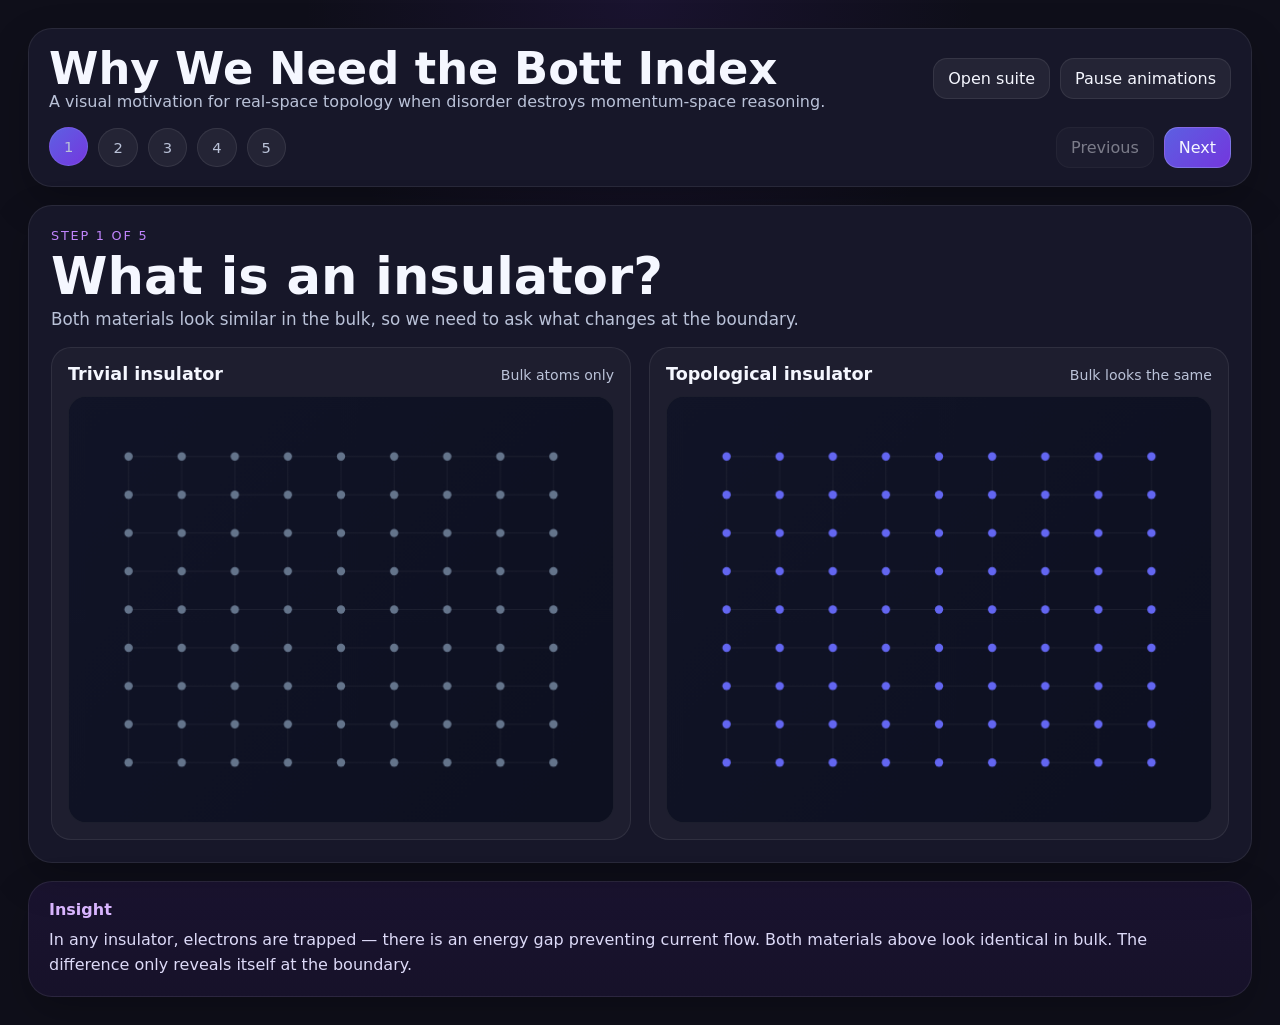
<file: index.html>
<!DOCTYPE html>
<html lang="en">
<head>
  <meta charset="UTF-8">
  <meta http-equiv="refresh" content="0; url=./motivation.html">
  <meta name="viewport" content="width=device-width, initial-scale=1.0">
  <title>Real-Space Topology Suite</title>
  <style>
    body {
      margin: 0;
      min-height: 100vh;
      display: grid;
      place-items: center;
      background: #0f0f1a;
      color: #f5f7ff;
      font-family: system-ui, -apple-system, sans-serif;
    }

    .card {
      max-width: 720px;
      margin: 24px;
      padding: 28px;
      border-radius: 24px;
      background: rgba(255, 255, 255, 0.04);
      border: 1px solid rgba(255, 255, 255, 0.08);
      text-align: center;
    }

    h1 {
      margin: 0 0 12px;
      font-size: clamp(2rem, 5vw, 3rem);
    }

    p {
      margin: 0 0 18px;
      color: #bac2d8;
      line-height: 1.6;
    }

    a {
      color: #c084fc;
    }
  </style>
</head>
<body>
  <div class="card">
    <h1>Real-Space Topology Suite</h1>
    <p>Redirecting to the motivation page...</p>
    <p>If nothing happens, open <a href="./motivation.html">motivation.html</a> or <a href="./frontend/index.html">the interactive suite</a>.</p>
  </div>
</body>
</html>
</file>
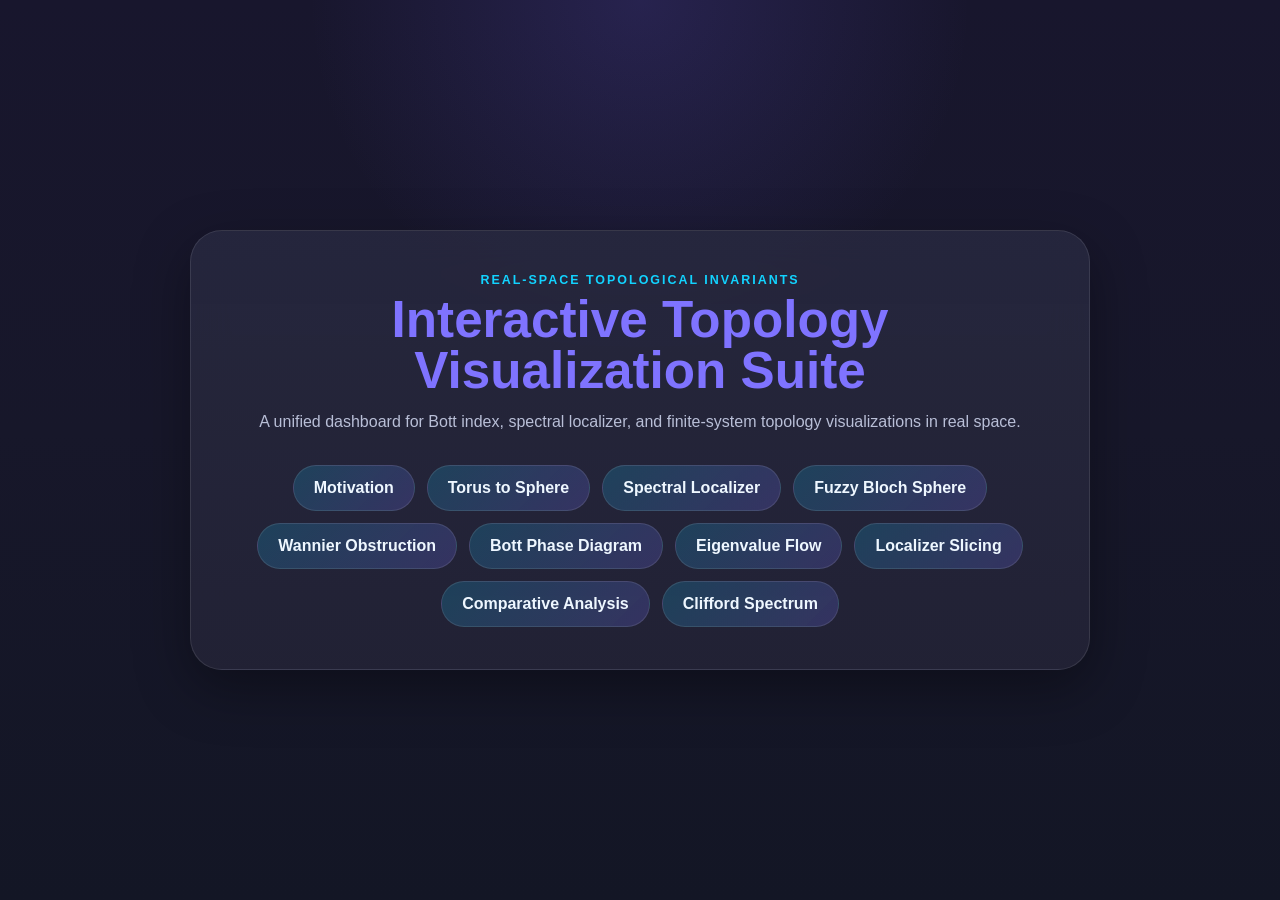
<file: frontend/index.html>
<!DOCTYPE html>
<html lang="en">
<head>
  <meta charset="UTF-8">
  <meta name="viewport" content="width=device-width, initial-scale=1.0">
  <title>Real-Space Topology Suite</title>
  <link rel="stylesheet" href="./styles/main.css">
</head>
<body class="project-theme">
  <main class="home-shell">
    <section class="home-card">
      <p class="eyebrow">Real-Space Topological Invariants</p>
      <h1>Interactive Topology Visualization Suite</h1>
      <p class="lede">
        A unified dashboard for Bott index, spectral localizer, and finite-system topology visualizations in real space.
      </p>
      <div class="home-links">
        <a class="nav-link" href="../motivation.html">Motivation</a>
        <a class="nav-link" href="./pages/task2-torus-to-sphere.html">Torus to Sphere</a>
        <a class="nav-link" href="./pages/task3-localizer-edge.html">Spectral Localizer</a>
        <a class="nav-link" href="./pages/task4-fuzzy-bloch-sphere.html">Fuzzy Bloch Sphere</a>
        <a class="nav-link" href="./pages/task5-wannier-obstruction.html">Wannier Obstruction</a>
        <a class="nav-link" href="./pages/task6-bott-phase-diagram.html">Bott Phase Diagram</a>
        <a class="nav-link" href="./pages/task7-eigenvalue-flow.html">Eigenvalue Flow</a>
        <a class="nav-link" href="./pages/task8-spectral-localizer-slicing.html">Localizer Slicing</a>
        <a class="nav-link" href="./pages/task9-comparative-topological-analysis.html">Comparative Analysis</a>
        <a class="nav-link" href="./pages/bonus-clifford-spectrum.html">Clifford Spectrum</a>
      </div>
    </section>
  </main>
</body>
</html>
</file>
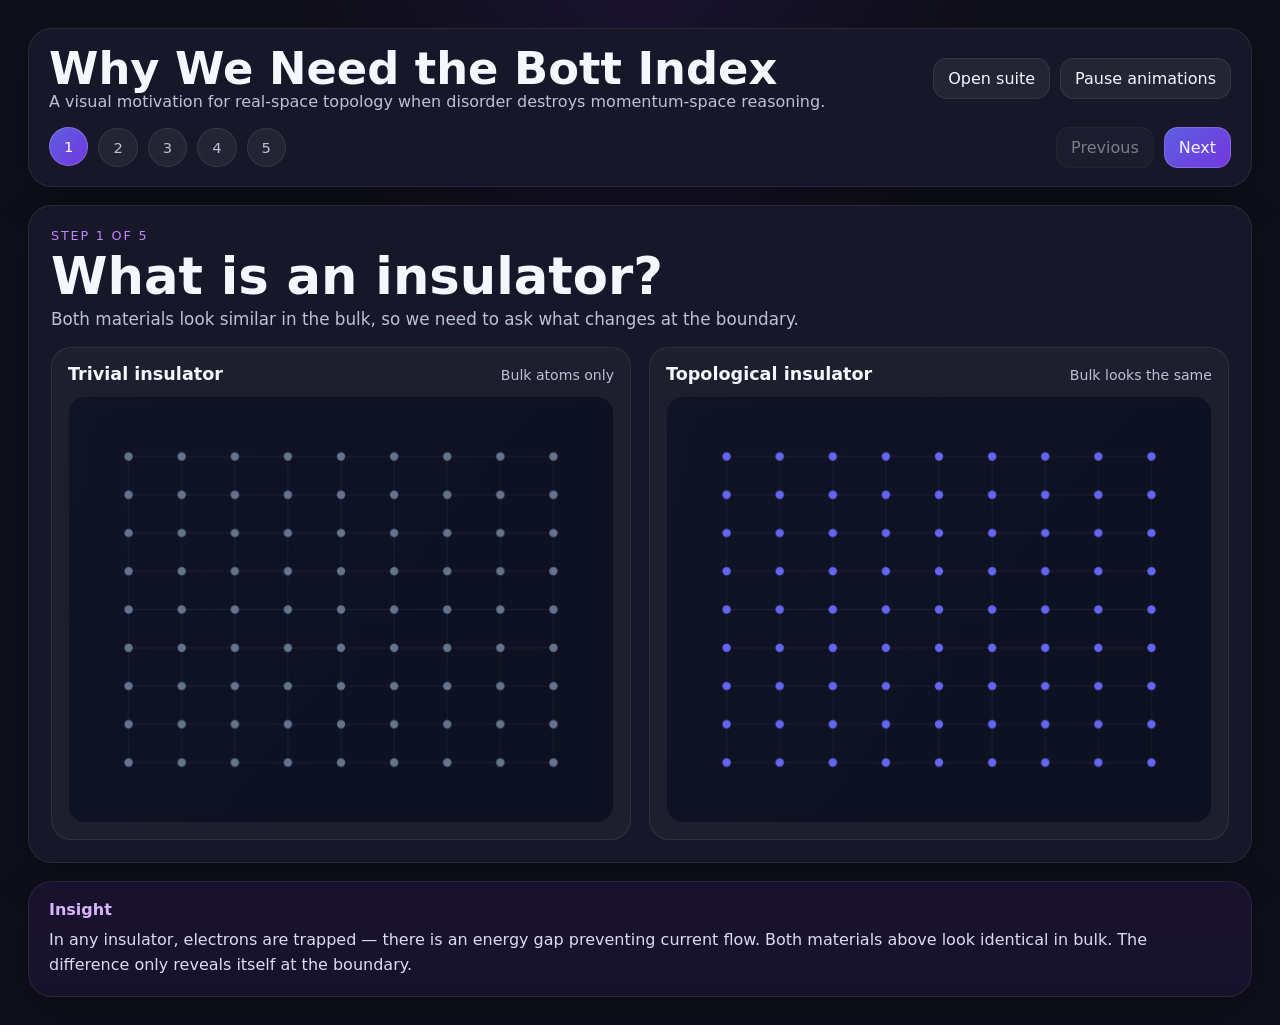
<file: motivation.html>
<!DOCTYPE html>
<html lang="en">
<head>
  <meta charset="UTF-8">
  <meta name="viewport" content="width=device-width, initial-scale=1.0">
  <title>Motivation for the Bott Index</title>
  <style>
    :root {
      --bg: #0f0f1a;
      --panel: #171729;
      --panel-border: rgba(255, 255, 255, 0.08);
      --text: #f5f7ff;
      --muted: #bac2d8;
      --trivial: #64748b;
      --bulk: #6366f1;
      --edge: #7c3aed;
      --impurity: #ef4444;
      --accent: #c084fc;
      --insight: rgba(124, 58, 237, 0.08);
      --button: rgba(255, 255, 255, 0.06);
      --button-active: linear-gradient(135deg, rgba(99, 102, 241, 0.92), rgba(124, 58, 237, 0.92));
    }

    * {
      box-sizing: border-box;
    }

    html, body {
      margin: 0;
      min-height: 100%;
      background: radial-gradient(circle at top, rgba(124, 58, 237, 0.10), transparent 28%), var(--bg);
      color: var(--text);
      font-family: system-ui, -apple-system, sans-serif;
    }

    body {
      padding: 28px;
    }

    .shell {
      max-width: 1360px;
      margin: 0 auto;
      display: grid;
      gap: 18px;
    }

    .topbar,
    .content,
    .insight-box {
      background: var(--panel);
      border: 1px solid var(--panel-border);
      border-radius: 24px;
      box-shadow: 0 16px 40px rgba(0, 0, 0, 0.22);
    }

    .topbar {
      padding: 18px 20px;
      display: grid;
      gap: 16px;
    }

    .topbar-row {
      display: flex;
      align-items: center;
      justify-content: space-between;
      gap: 16px;
      flex-wrap: wrap;
    }

    .page-title {
      margin: 0;
      font-size: clamp(1.8rem, 3.5vw, 2.8rem);
      line-height: 1;
    }

    .page-subtitle {
      margin: 0;
      color: var(--muted);
    }

    .step-pills {
      display: flex;
      gap: 10px;
      flex-wrap: wrap;
    }

    .pill {
      border: 1px solid var(--panel-border);
      background: var(--button);
      color: var(--muted);
      border-radius: 999px;
      padding: 10px 14px;
      font-size: 0.92rem;
      cursor: pointer;
      transition: transform 140ms ease, background 140ms ease, color 140ms ease, border-color 140ms ease;
    }

    .pill.active {
      background: var(--button-active);
      color: #fff;
      border-color: rgba(255, 255, 255, 0.18);
      transform: translateY(-1px);
    }

    .controls {
      display: flex;
      align-items: center;
      gap: 10px;
      flex-wrap: wrap;
    }

    button {
      border: 1px solid var(--panel-border);
      background: var(--button);
      color: var(--text);
      border-radius: 14px;
      padding: 10px 14px;
      cursor: pointer;
      font: inherit;
    }

    button.primary {
      background: var(--button-active);
      border-color: rgba(255, 255, 255, 0.18);
    }

    button:disabled {
      opacity: 0.45;
      cursor: default;
    }

    .content {
      padding: 22px;
      display: grid;
      gap: 18px;
    }

    .heading-row {
      display: grid;
      gap: 8px;
    }

    .step-kicker {
      margin: 0;
      letter-spacing: 0.14em;
      text-transform: uppercase;
      color: var(--accent);
      font-size: 0.8rem;
    }

    .step-title {
      margin: 0;
      font-size: clamp(2rem, 4vw, 3.2rem);
      line-height: 0.98;
    }

    .step-caption {
      margin: 0;
      color: var(--muted);
      font-size: 1.05rem;
    }

    .slider-wrap {
      display: none;
      padding: 14px 16px;
      border-radius: 18px;
      background: rgba(255, 255, 255, 0.04);
      border: 1px solid var(--panel-border);
      gap: 10px;
    }

    .slider-wrap.visible {
      display: grid;
    }

    .slider-row {
      display: flex;
      justify-content: space-between;
      align-items: center;
      gap: 14px;
      color: var(--muted);
      font-size: 0.95rem;
    }

    .slider-row strong {
      color: var(--text);
    }

    input[type="range"] {
      width: 100%;
      accent-color: var(--accent);
    }

    .canvas-grid {
      display: grid;
      grid-template-columns: 1fr 1fr;
      gap: 18px;
    }

    .panel {
      display: grid;
      gap: 12px;
      padding: 16px;
      border-radius: 20px;
      background: rgba(255, 255, 255, 0.03);
      border: 1px solid var(--panel-border);
    }

    .panel-header {
      display: flex;
      justify-content: space-between;
      gap: 12px;
      align-items: baseline;
      flex-wrap: wrap;
    }

    .panel-title {
      margin: 0;
      font-size: 1.1rem;
    }

    .panel-tag {
      color: var(--muted);
      font-size: 0.88rem;
    }

    canvas {
      width: 100%;
      height: auto;
      aspect-ratio: 1.28 / 1;
      display: block;
      border-radius: 18px;
      background: #101222;
      border: 1px solid rgba(255, 255, 255, 0.05);
    }

    .insight-box {
      background: linear-gradient(180deg, rgba(124, 58, 237, 0.10), var(--insight));
      padding: 18px 20px;
      display: grid;
      gap: 8px;
    }

    .insight-box h3 {
      margin: 0;
      color: #d8b4fe;
      font-size: 1rem;
    }

    .insight-box p {
      margin: 0;
      color: #dddaf8;
      line-height: 1.6;
      font-size: 1rem;
    }

    .legend-note {
      color: var(--muted);
      font-size: 0.88rem;
    }

    @media (max-width: 920px) {
      body {
        padding: 16px;
      }

      .canvas-grid {
        grid-template-columns: 1fr;
      }
    }
  </style>
</head>
<body>
  <main class="shell">
    <section class="topbar">
      <div class="topbar-row">
        <div>
          <h1 class="page-title">Why We Need the Bott Index</h1>
          <p class="page-subtitle">A visual motivation for real-space topology when disorder destroys momentum-space reasoning.</p>
        </div>
        <div class="controls">
          <button id="suiteButton" type="button">Open suite</button>
          <button id="playPauseButton" type="button">Pause animations</button>
        </div>
      </div>
      <div class="topbar-row">
        <div id="stepPills" class="step-pills" aria-label="Step indicators"></div>
        <div class="controls">
          <button id="prevButton" type="button">Previous</button>
          <button id="nextButton" class="primary" type="button">Next</button>
        </div>
      </div>
    </section>

    <section class="content">
      <div class="heading-row">
        <p id="stepKicker" class="step-kicker"></p>
        <h2 id="stepTitle" class="step-title"></h2>
        <p id="stepCaption" class="step-caption"></p>
      </div>

      <div id="disorderControl" class="slider-wrap">
        <div class="slider-row">
          <span>Disorder strength</span>
          <strong id="disorderReadout">0%</strong>
        </div>
        <input id="disorderSlider" type="range" min="0" max="100" step="1" value="0">
        <div class="slider-row">
          <span>Perfect crystal</span>
          <span>Broken translational symmetry</span>
        </div>
      </div>

      <div class="canvas-grid">
        <section class="panel">
          <div class="panel-header">
            <h3 id="leftPanelTitle" class="panel-title"></h3>
            <span id="leftPanelTag" class="panel-tag"></span>
          </div>
          <canvas id="leftCanvas" width="620" height="480"></canvas>
        </section>

        <section class="panel">
          <div class="panel-header">
            <h3 id="rightPanelTitle" class="panel-title"></h3>
            <span id="rightPanelTag" class="panel-tag"></span>
          </div>
          <canvas id="rightCanvas" width="620" height="480"></canvas>
        </section>
      </div>
    </section>

    <section class="insight-box">
      <h3>Insight</h3>
      <p id="insightText"></p>
    </section>
  </main>

  <script>
    const steps = [
      {
        kicker: "Step 1 of 5",
        title: "What is an insulator?",
        caption: "Both materials look similar in the bulk, so we need to ask what changes at the boundary.",
        leftTitle: "Trivial insulator",
        leftTag: "Bulk atoms only",
        rightTitle: "Topological insulator",
        rightTag: "Bulk looks the same",
        insight: "In any insulator, electrons are trapped — there is an energy gap preventing current flow. Both materials above look identical in bulk. The difference only reveals itself at the boundary.",
        disorderControl: false,
      },
      {
        kicker: "Step 2 of 5",
        title: "Expose the edge",
        caption: "Once the boundary is cut open, the topological phase reveals a chiral edge current while the trivial phase stays quiet.",
        leftTitle: "Open boundary",
        leftTag: "No conducting edge",
        rightTitle: "Chern insulator",
        rightTag: "Chiral edge current",
        insight: "Cutting a topological insulator reveals electrons that travel along the edge in one direction only. They cannot backscatter. This chiral edge current is the physical signature we want to protect.",
        disorderControl: false,
      },
      {
        kicker: "Step 3 of 5",
        title: "Disorder breaks the crystal",
        caption: "Impurities scramble the lattice, but the protected edge current still wraps around the boundary.",
        leftTitle: "Disordered trivial material",
        leftTag: "Broken crystal",
        rightTitle: "Disordered topological material",
        rightTag: "Protected edge flow",
        insight: "Impurities break the perfect, repeating crystal structure, destroying translational symmetry. A trivial edge state scatters and vanishes. The topological edge state flows around defects, protected by a global quantum property.",
        disorderControl: true,
      },
      {
        kicker: "Step 4 of 5",
        title: "Why traditional math fails",
        caption: "When the crystal is broken, momentum-space topology dissolves, so we need a real-space invariant.",
        leftTitle: "k-space picture",
        leftTag: "Chern number fails",
        rightTitle: "Real-space picture",
        rightTag: "Bott index survives",
        insight: "Traditional topological invariants like the Chern number are integrals over momentum space. Without translational symmetry, momentum is not conserved, and the Brillouin zone dissolves. We need an invariant computed directly in real space.",
        disorderControl: true,
      },
      {
        kicker: "Step 5 of 5",
        title: "The Bott index",
        caption: "The Bott index is built from projected position operators and remains quantized even when disorder is present.",
        leftTitle: "Projected position operators",
        leftTag: "U = exp(2πix/L), V = exp(2πiy/L)",
        rightTitle: "Stable real-space invariant",
        rightTag: "Bott(U, V)",
        insight: "Project filled states onto position operators U and V, then compare how the projected coordinates fail to commute. That mismatch produces an integer-valued invariant that stays fixed unless the energy gap closes. This is the real-space topological marker that survives disorder.",
        disorderControl: false,
      }
    ];

    const colors = {
      trivial: "#64748b",
      bulk: "#6366f1",
      edge: "#7c3aed",
      impurity: "#ef4444",
      text: "#f5f7ff",
      muted: "#bac2d8",
      accent: "#c084fc",
      bg: "#101222",
      grid: "rgba(255,255,255,0.06)",
      glow: "rgba(124,58,237,0.22)",
      zone: "#8b5cf6",
      orange: "#fb923c"
    };

    const leftCanvas = document.getElementById("leftCanvas");
    const rightCanvas = document.getElementById("rightCanvas");
    const leftContext = leftCanvas.getContext("2d");
    const rightContext = rightCanvas.getContext("2d");

    const stepKickerNode = document.getElementById("stepKicker");
    const stepTitleNode = document.getElementById("stepTitle");
    const stepCaptionNode = document.getElementById("stepCaption");
    const leftPanelTitleNode = document.getElementById("leftPanelTitle");
    const leftPanelTagNode = document.getElementById("leftPanelTag");
    const rightPanelTitleNode = document.getElementById("rightPanelTitle");
    const rightPanelTagNode = document.getElementById("rightPanelTag");
    const insightTextNode = document.getElementById("insightText");
    const disorderControlNode = document.getElementById("disorderControl");
    const disorderSlider = document.getElementById("disorderSlider");
    const disorderReadoutNode = document.getElementById("disorderReadout");
    const stepPillsNode = document.getElementById("stepPills");
    const prevButton = document.getElementById("prevButton");
    const nextButton = document.getElementById("nextButton");
    const playPauseButton = document.getElementById("playPauseButton");
    const suiteButton = document.getElementById("suiteButton");

    let currentStep = 0;
    let isPlaying = true;
    let disorderStrength = 0;
    let lastTime = 0;
    let edgePhase = 0;
    let bzNoise = 0;
    let fuzzyPhase = 0;

    const latticeSize = 9;

    function createImpurities(count) {
      const points = [];
      for (let index = 0; index < count; index += 1) {
        const angle = index * 2.399963229728653;
        const radius = 0.18 + 0.6 * ((index % 7) / 6);
        points.push({
          x: 0.5 + Math.cos(angle) * radius * (0.55 + 0.35 * Math.sin(index * 0.73)),
          y: 0.5 + Math.sin(angle) * radius * (0.52 + 0.28 * Math.cos(index * 0.81)),
          size: 3 + (index % 4),
        });
      }
      return points;
    }

    const impurityTemplate = createImpurities(26);
    const eigenPhases = Array.from({ length: 12 }, (_, index) => (index / 12) * Math.PI * 2);

    function resizeCanvas(canvas, context) {
      const rect = canvas.getBoundingClientRect();
      const ratio = Math.min(window.devicePixelRatio || 1, 2);
      canvas.width = Math.round(rect.width * ratio);
      canvas.height = Math.round(rect.height * ratio);
      context.setTransform(ratio, 0, 0, ratio, 0, 0);
    }

    function drawBackground(context, width, height) {
      context.clearRect(0, 0, width, height);
      const gradient = context.createLinearGradient(0, 0, width, height);
      gradient.addColorStop(0, "#111427");
      gradient.addColorStop(1, "#0d1020");
      context.fillStyle = gradient;
      context.fillRect(0, 0, width, height);
    }

    function latticeGeometry(width, height) {
      const margin = Math.min(width, height) * 0.14;
      const usableWidth = width - (2 * margin);
      const usableHeight = height - (2 * margin);
      const spacingX = usableWidth / (latticeSize - 1);
      const spacingY = usableHeight / (latticeSize - 1);
      return { margin, spacingX, spacingY };
    }

    function drawLattice(context, width, height, options) {
      drawBackground(context, width, height);
      const geometry = latticeGeometry(width, height);
      const { margin, spacingX, spacingY } = geometry;
      const distortion = options.distortion || 0;

      context.strokeStyle = colors.grid;
      context.lineWidth = 1;
      for (let row = 0; row < latticeSize; row += 1) {
        context.beginPath();
        for (let col = 0; col < latticeSize; col += 1) {
          const point = latticePoint(col, row, geometry, distortion);
          if (col === 0) {
            context.moveTo(point.x, point.y);
          } else {
            context.lineTo(point.x, point.y);
          }
        }
        context.stroke();
      }
      for (let col = 0; col < latticeSize; col += 1) {
        context.beginPath();
        for (let row = 0; row < latticeSize; row += 1) {
          const point = latticePoint(col, row, geometry, distortion);
          if (row === 0) {
            context.moveTo(point.x, point.y);
          } else {
            context.lineTo(point.x, point.y);
          }
        }
        context.stroke();
      }

      for (let row = 0; row < latticeSize; row += 1) {
        for (let col = 0; col < latticeSize; col += 1) {
          const point = latticePoint(col, row, geometry, distortion);
          const isEdge = row === 0 || col === 0 || row === latticeSize - 1 || col === latticeSize - 1;
          const color = isEdge && options.edgeAtoms ? options.edgeColor : options.atomColor;
          const radius = isEdge && options.edgeAtoms ? 5.2 : 4.2;
          if (isEdge && options.edgeGlow) {
            context.fillStyle = options.edgeGlow;
            context.beginPath();
            context.arc(point.x, point.y, radius * 2.1, 0, Math.PI * 2);
            context.fill();
          }
          context.fillStyle = color;
          context.beginPath();
          context.arc(point.x, point.y, radius, 0, Math.PI * 2);
          context.fill();
        }
      }

      if (options.impurities) {
        drawImpurities(context, width, height, options.impurityStrength || 0);
      }

      if (options.edgePulse) {
        drawEdgePulse(context, geometry, options.edgePulseStrength || 1);
      }
    }

    function latticePoint(col, row, geometry, distortion) {
      const baseX = geometry.margin + col * geometry.spacingX;
      const baseY = geometry.margin + row * geometry.spacingY;
      const wave = distortion * 9;
      return {
        x: baseX + Math.sin(row * 1.21 + col * 0.73) * wave,
        y: baseY + Math.cos(col * 1.17 + row * 0.61) * wave,
      };
    }

    function drawImpurities(context, width, height, strength) {
      const activeCount = Math.floor(impurityTemplate.length * strength);
      for (let index = 0; index < activeCount; index += 1) {
        const impurity = impurityTemplate[index];
        const x = width * impurity.x;
        const y = height * impurity.y;
        context.fillStyle = "rgba(239,68,68,0.18)";
        context.beginPath();
        context.arc(x, y, impurity.size * 2.3, 0, Math.PI * 2);
        context.fill();
        context.fillStyle = colors.impurity;
        context.beginPath();
        context.arc(x, y, impurity.size, 0, Math.PI * 2);
        context.fill();
      }
    }

    function drawEdgePulse(context, geometry, intensity) {
      const perimeter = [];
      for (let col = 0; col < latticeSize; col += 1) {
        perimeter.push(latticePoint(col, 0, geometry, 0));
      }
      for (let row = 1; row < latticeSize; row += 1) {
        perimeter.push(latticePoint(latticeSize - 1, row, geometry, 0));
      }
      for (let col = latticeSize - 2; col >= 0; col -= 1) {
        perimeter.push(latticePoint(col, latticeSize - 1, geometry, 0));
      }
      for (let row = latticeSize - 2; row > 0; row -= 1) {
        perimeter.push(latticePoint(0, row, geometry, 0));
      }

      context.strokeStyle = "rgba(124,58,237,0.22)";
      context.lineWidth = 6;
      context.beginPath();
      perimeter.forEach((point, index) => {
        if (index === 0) {
          context.moveTo(point.x, point.y);
        } else {
          context.lineTo(point.x, point.y);
        }
      });
      context.closePath();
      context.stroke();

      const pulseCount = 7;
      for (let index = 0; index < pulseCount; index += 1) {
        const phase = (edgePhase + index / pulseCount) % 1;
        const pointIndex = Math.floor(phase * perimeter.length) % perimeter.length;
        const point = perimeter[pointIndex];
        const size = 6 + intensity * 2;
        context.fillStyle = "rgba(124,58,237,0.18)";
        context.beginPath();
        context.arc(point.x, point.y, size * 2, 0, Math.PI * 2);
        context.fill();
        context.fillStyle = colors.edge;
        context.beginPath();
        context.arc(point.x, point.y, size, 0, Math.PI * 2);
        context.fill();
      }
    }

    function drawBrillouinZone(context, width, height, strength) {
      drawBackground(context, width, height);
      const cx = width * 0.5;
      const cy = height * 0.5;
      const radius = Math.min(width, height) * 0.24;
      const squareSize = radius * 1.55;

      context.save();
      context.translate(cx, cy);

      const blur = strength * 18;
      const opacity = 1 - strength;
      context.shadowBlur = blur;
      context.shadowColor = colors.zone;
      context.strokeStyle = `rgba(139,92,246,${0.95 * opacity})`;
      context.lineWidth = 3;
      context.beginPath();
      context.rect(-squareSize * 0.5, -squareSize * 0.5, squareSize, squareSize);
      context.stroke();

      context.shadowBlur = 0;
      context.fillStyle = `rgba(139,92,246,${0.10 * opacity})`;
      context.fillRect(-squareSize * 0.5, -squareSize * 0.5, squareSize, squareSize);

      context.fillStyle = colors.muted;
      context.font = "600 18px system-ui";
      context.fillText("Brillouin zone", -60, -squareSize * 0.5 - 28);
      context.font = "700 16px system-ui";
      context.fillStyle = strength < 0.4 ? "#fca5a5" : "#ef4444";
      context.fillText("Chern Number: Fails", -72, radius + 46);
      context.font = "500 13px system-ui";
      context.fillStyle = colors.muted;
      context.fillText("(requires perfect crystal)", -84, radius + 68);

      const noiseCount = Math.floor(160 * strength);
      for (let index = 0; index < noiseCount; index += 1) {
        const rawX = Math.sin(index * 12.9898 + bzNoise * 9.7) * 43758.5453;
        const rawY = Math.sin(index * 78.233 + bzNoise * 5.3) * 24634.6345;
        const x = (rawX - Math.floor(rawX)) * squareSize * 1.8 - squareSize * 0.9;
        const y = (rawY - Math.floor(rawY)) * squareSize * 1.8 - squareSize * 0.9;
        context.fillStyle = `rgba(239,68,68,${0.18 + 0.42 * ((index % 7) / 6)})`;
        context.beginPath();
        context.arc(x, y, 1.5 + (index % 3), 0, Math.PI * 2);
        context.fill();
      }

      context.restore();
    }

    function drawRealSpaceSuccess(context, width, height, strength) {
      drawLattice(context, width, height, {
        atomColor: colors.bulk,
        edgeAtoms: true,
        edgeColor: colors.edge,
        edgeGlow: "rgba(124,58,237,0.18)",
        edgePulse: true,
        edgePulseStrength: 1,
        impurities: true,
        impurityStrength: strength,
        distortion: 0.16 + strength * 0.85,
      });

      context.fillStyle = colors.text;
      context.font = "700 16px system-ui";
      context.fillText("Bott Index: Succeeds", 18, height - 42);
      context.fillStyle = colors.muted;
      context.font = "500 13px system-ui";
      context.fillText("(works directly in real space)", 18, height - 20);
    }

    function drawUVPanel(context, width, height) {
      drawBackground(context, width, height);
      const margin = 52;
      const gridSize = 7;
      const spacing = Math.min((width - margin * 2) / gridSize, (height - margin * 2) / gridSize);

      context.fillStyle = colors.muted;
      context.font = "600 15px system-ui";
      context.fillText("U = exp(2πix/L)", 26, 28);
      context.fillText("V = exp(2πiy/L)", width - 154, 28);

      for (let row = 0; row < gridSize; row += 1) {
        for (let col = 0; col < gridSize; col += 1) {
          const baseX = margin + col * spacing;
          const baseY = 66 + row * spacing;
          const jitterX = Math.sin(fuzzyPhase + row * 0.7 + col * 0.4) * 4;
          const jitterY = Math.cos(fuzzyPhase * 0.9 + col * 0.8) * 4;
          const alphaX = col / Math.max(gridSize - 1, 1);
          const alphaY = row / Math.max(gridSize - 1, 1);

          context.fillStyle = `rgba(99,102,241,${0.18 + 0.8 * alphaX})`;
          context.fillRect(baseX - 8 + jitterX, baseY - 8, 18, 18);
          context.fillStyle = `rgba(196,132,252,${0.18 + 0.8 * alphaY})`;
          context.fillRect(baseX - 2, baseY - 2 + jitterY, 18, 18);

          context.fillStyle = "rgba(255,255,255,0.06)";
          context.beginPath();
          context.arc(baseX + jitterX * 0.35, baseY + jitterY * 0.35, 4.2, 0, Math.PI * 2);
          context.fill();
        }
      }

      context.fillStyle = colors.muted;
      context.font = "500 13px system-ui";
      context.fillText("Fuzzy overlap means [U,V] is not exactly zero after projection.", 26, height - 18);
    }

    function drawBottPanel(context, width, height) {
      drawBackground(context, width, height);
      const cardX = 48;
      const cardY = 58;
      const cardWidth = width - 96;
      const cardHeight = height - 116;

      context.fillStyle = "rgba(124,58,237,0.10)";
      context.strokeStyle = "rgba(255,255,255,0.10)";
      context.lineWidth = 1.5;
      context.beginPath();
      context.roundRect(cardX, cardY, cardWidth, cardHeight, 24);
      context.fill();
      context.stroke();

      context.fillStyle = colors.text;
      context.font = "700 18px system-ui";
      context.fillText("Bott index from projected coordinates", 72, 110);

      context.fillStyle = colors.accent;
      context.font = "700 24px system-ui";
      context.fillText("Bott(U, V) = integer", 72, 168);

      context.fillStyle = colors.muted;
      context.font = "500 15px system-ui";
      context.fillText("1. Project onto occupied states", 72, 222);
      context.fillText("2. Build the projected position operators", 72, 258);
      context.fillText("3. Measure non-commutativity in real space", 72, 294);
      context.fillText("4. The value changes only if the gap closes", 72, 330);

      context.strokeStyle = "rgba(251,146,60,0.35)";
      context.lineWidth = 3;
      context.beginPath();
      context.moveTo(72, 368);
      context.lineTo(width - 72, 368);
      context.stroke();

      context.fillStyle = colors.orange;
      context.font = "700 15px system-ui";
      context.fillText("Disorder can deform states, but not smoothly erase the integer.", 72, 402);
    }

    function renderStep() {
      const step = steps[currentStep];
      stepKickerNode.textContent = step.kicker;
      stepTitleNode.textContent = step.title;
      stepCaptionNode.textContent = step.caption;
      leftPanelTitleNode.textContent = step.leftTitle;
      leftPanelTagNode.textContent = step.leftTag;
      rightPanelTitleNode.textContent = step.rightTitle;
      rightPanelTagNode.textContent = step.rightTag;
      insightTextNode.textContent = step.insight;
      disorderControlNode.classList.toggle("visible", step.disorderControl);
      disorderReadoutNode.textContent = `${Math.round(disorderStrength * 100)}%`;

      Array.from(stepPillsNode.children).forEach((pill, index) => {
        pill.classList.toggle("active", index === currentStep);
      });

      prevButton.disabled = currentStep === 0;
      nextButton.disabled = currentStep === steps.length - 1;

      drawAll();
    }

    function drawAll() {
      const leftWidth = leftCanvas.width / (Math.min(window.devicePixelRatio || 1, 2));
      const leftHeight = leftCanvas.height / (Math.min(window.devicePixelRatio || 1, 2));
      const rightWidth = rightCanvas.width / (Math.min(window.devicePixelRatio || 1, 2));
      const rightHeight = rightCanvas.height / (Math.min(window.devicePixelRatio || 1, 2));

      if (currentStep === 0) {
        drawLattice(leftContext, leftWidth, leftHeight, { atomColor: colors.trivial });
        drawLattice(rightContext, rightWidth, rightHeight, { atomColor: colors.bulk });
        return;
      }

      if (currentStep === 1) {
        drawLattice(leftContext, leftWidth, leftHeight, { atomColor: colors.trivial });
        drawLattice(rightContext, rightWidth, rightHeight, {
          atomColor: colors.bulk,
          edgeAtoms: true,
          edgeColor: colors.edge,
          edgeGlow: "rgba(124,58,237,0.18)",
          edgePulse: true,
          edgePulseStrength: 1,
        });
        return;
      }

      if (currentStep === 2) {
        drawLattice(leftContext, leftWidth, leftHeight, {
          atomColor: colors.trivial,
          impurities: true,
          impurityStrength: disorderStrength,
          distortion: disorderStrength,
        });
        drawLattice(rightContext, rightWidth, rightHeight, {
          atomColor: colors.bulk,
          edgeAtoms: true,
          edgeColor: colors.edge,
          edgeGlow: "rgba(124,58,237,0.18)",
          edgePulse: true,
          edgePulseStrength: 1,
          impurities: true,
          impurityStrength: disorderStrength,
          distortion: disorderStrength,
        });
        return;
      }

      if (currentStep === 3) {
        drawBrillouinZone(leftContext, leftWidth, leftHeight, disorderStrength);
        drawRealSpaceSuccess(rightContext, rightWidth, rightHeight, disorderStrength);
        return;
      }

      drawUVPanel(leftContext, leftWidth, leftHeight);
      drawBottPanel(rightContext, rightWidth, rightHeight);
    }

    function animate(time) {
      const delta = time - lastTime;
      lastTime = time;

      if (isPlaying) {
        if (currentStep === 1 || currentStep === 2 || currentStep === 3) {
          edgePhase = (edgePhase + delta * 0.00013) % 1;
          bzNoise = (bzNoise + delta * 0.0005) % (Math.PI * 2);
        }
        if (currentStep === 4) {
          fuzzyPhase += delta * 0.0013;
        }
      }

      drawAll();
      requestAnimationFrame(animate);
    }

    function buildPills() {
      steps.forEach((step, index) => {
        const button = document.createElement("button");
        button.type = "button";
        button.className = "pill";
        button.textContent = `${index + 1}`;
        button.addEventListener("click", () => {
          currentStep = index;
          renderStep();
        });
        stepPillsNode.appendChild(button);
      });
    }

    function resizeAll() {
      resizeCanvas(leftCanvas, leftContext);
      resizeCanvas(rightCanvas, rightContext);
      drawAll();
    }

    disorderSlider.addEventListener("input", (event) => {
      disorderStrength = Number(event.target.value) / 100;
      disorderReadoutNode.textContent = `${Math.round(disorderStrength * 100)}%`;
      drawAll();
    });

    prevButton.addEventListener("click", () => {
      currentStep = Math.max(0, currentStep - 1);
      renderStep();
    });

    nextButton.addEventListener("click", () => {
      currentStep = Math.min(steps.length - 1, currentStep + 1);
      renderStep();
    });

    playPauseButton.addEventListener("click", () => {
      isPlaying = !isPlaying;
      playPauseButton.textContent = isPlaying ? "Pause animations" : "Play animations";
    });

    suiteButton.addEventListener("click", () => {
      window.location.href = "./frontend/index.html";
    });

    window.addEventListener("resize", resizeAll);

    buildPills();
    resizeAll();
    renderStep();
    requestAnimationFrame(animate);
  </script>
</body>
</html>
</file>
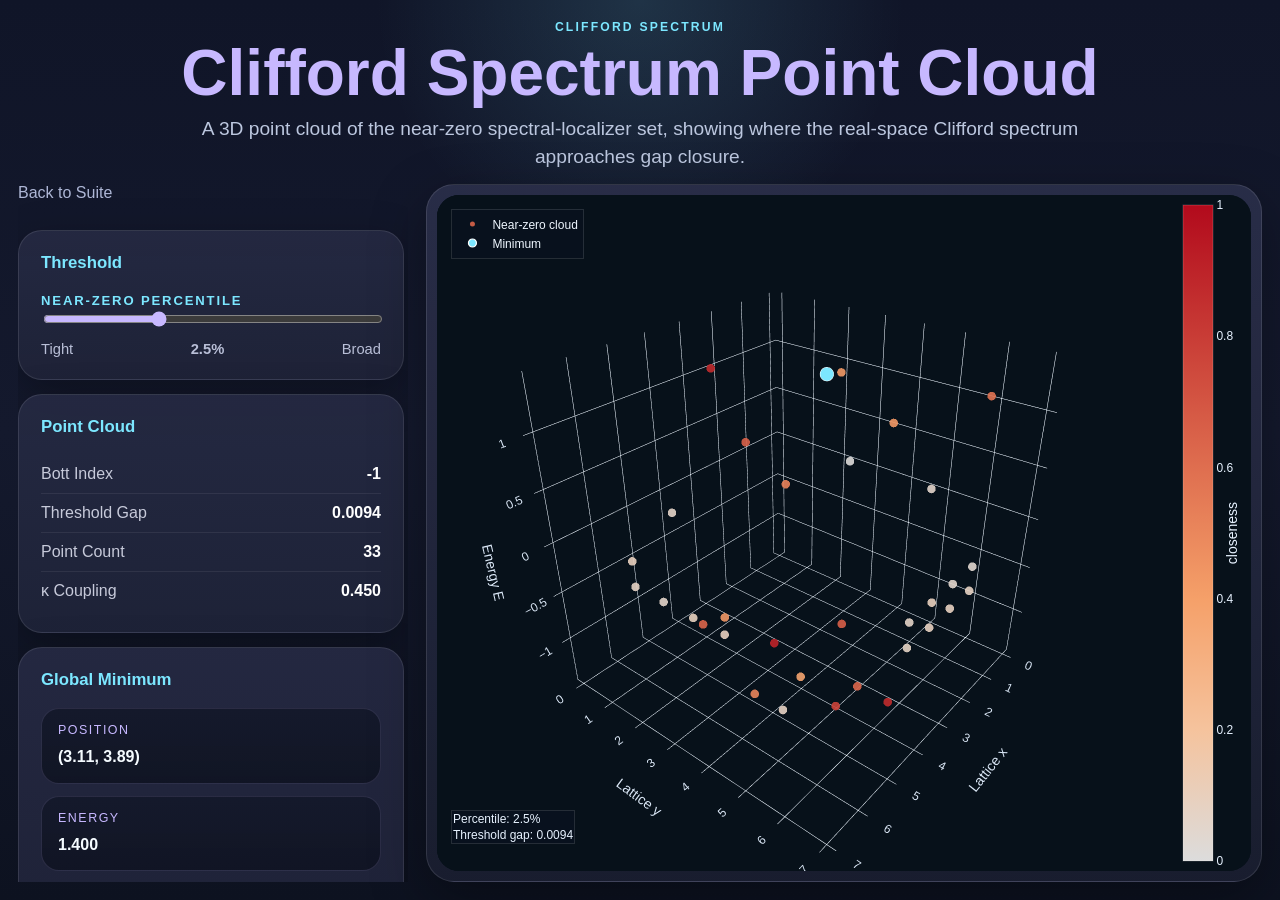
<file: frontend/pages/bonus-clifford-spectrum.html>
<!DOCTYPE html>
<html lang="en">
<head>
  <meta charset="UTF-8">
  <meta name="viewport" content="width=device-width, initial-scale=1.0">
  <title>Clifford Spectrum Point Cloud</title>
  <link rel="stylesheet" href="../styles/main.css">
  <script src="https://cdn.plot.ly/plotly-2.35.2.min.js"></script>
</head>
<body class="bonus-theme">
  <main class="bonus-shell">
    <header class="bonus-hero">
      <p class="bonus-kicker">Clifford Spectrum</p>
      <h1 class="bonus-title">Clifford Spectrum Point Cloud</h1>
      <p class="bonus-subtitle">
        A 3D point cloud of the near-zero spectral-localizer set, showing where the real-space Clifford spectrum approaches gap closure.
      </p>
    </header>

    <section class="bonus-grid">
      <aside class="bonus-sidebar">
        <a class="bonus-back-link" href="../index.html">Back to Suite</a>

        <div class="bonus-card">
          <h2 class="bonus-card-title">Threshold</h2>
          <label class="label bonus-label" for="bonus-threshold-slider">Near-Zero Percentile</label>
          <input id="bonus-threshold-slider" class="slider bonus-slider" type="range" min="0" max="0" step="1" value="0">
          <div class="range-row">
            <span>Tight</span>
            <strong id="bonus-threshold-readout">--</strong>
            <span>Broad</span>
          </div>
        </div>

        <div class="bonus-card">
          <h2 class="bonus-card-title">Point Cloud</h2>
          <div class="bonus-stat-row">
            <span>Bott Index</span>
            <strong id="bonus-bott">--</strong>
          </div>
          <div class="bonus-stat-row">
            <span>Threshold Gap</span>
            <strong id="bonus-threshold-gap">--</strong>
          </div>
          <div class="bonus-stat-row">
            <span>Point Count</span>
            <strong id="bonus-point-count">--</strong>
          </div>
          <div class="bonus-stat-row">
            <span>κ Coupling</span>
            <strong id="bonus-kappa">--</strong>
          </div>
        </div>

        <div class="bonus-card">
          <h2 class="bonus-card-title">Global Minimum</h2>
          <div class="bonus-readout-grid">
            <div class="bonus-readout-tile">
              <span class="bonus-readout-label">Position</span>
              <strong id="bonus-min-position">--</strong>
            </div>
            <div class="bonus-readout-tile">
              <span class="bonus-readout-label">Energy</span>
              <strong id="bonus-min-energy">--</strong>
            </div>
            <div class="bonus-readout-tile">
              <span class="bonus-readout-label">Gap</span>
              <strong id="bonus-min-gap">--</strong>
            </div>
          </div>
        </div>

        <div class="bonus-card">
          <h2 class="bonus-card-title">Export</h2>
          <div class="button-row">
            <button id="bonus-export-json" class="action-button bonus-button" type="button">JSON</button>
            <button id="bonus-export-png" class="action-button bonus-button" type="button">PNG</button>
            <button id="bonus-export-svg" class="action-button bonus-button" type="button">SVG</button>
          </div>
        </div>
      </aside>

      <section class="bonus-stage">
        <div class="bonus-plot-shell">
          <div id="bonus-plot" class="bonus-plot-frame" aria-label="Clifford spectrum point cloud plot"></div>
        </div>
      </section>
    </section>
  </main>

  <script type="module" src="../js/bonus-clifford-spectrum.js"></script>
</body>
</html>
</file>
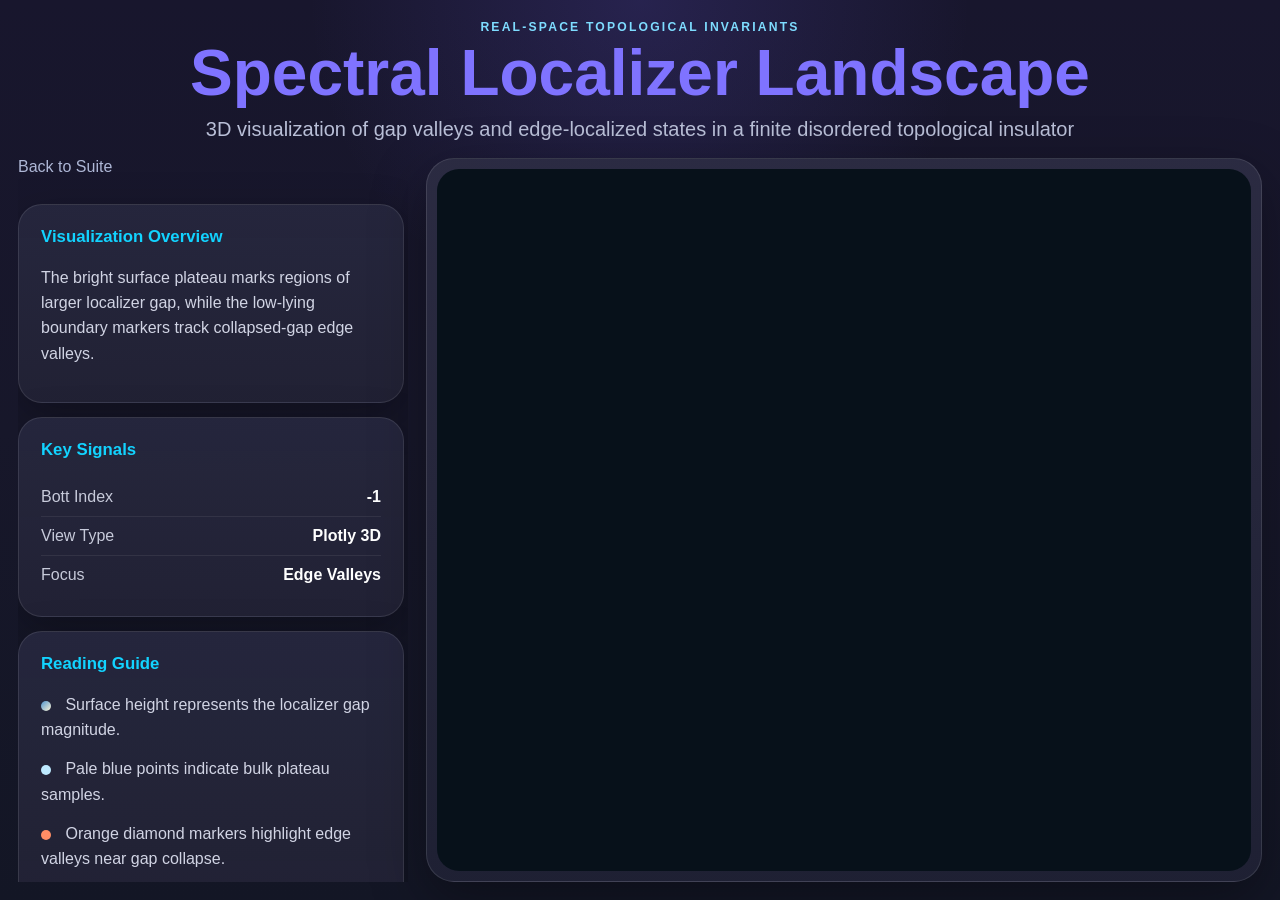
<file: frontend/pages/task3-localizer-edge.html>
<!DOCTYPE html>
<html lang="en">
<head>
  <meta charset="UTF-8">
  <meta name="viewport" content="width=device-width, initial-scale=1.0">
  <title>Task 3 - Localizer Heatmap and Edge States</title>
  <link rel="stylesheet" href="../styles/main.css">
  <script charset="utf-8" src="https://cdn.plot.ly/plotly-3.1.0.min.js" integrity="sha256-Ei4740bWZhaUTQuD6q9yQlgVCMPBz6CZWhevDYPv93A=" crossorigin="anonymous"></script>
</head>
<body class="task3-theme">
  <main class="task3-shell">
    <header class="task3-hero">
      <p class="task3-kicker">Real-Space Topological Invariants</p>
      <h1 class="task3-title">Spectral Localizer Landscape</h1>
      <p class="task3-subtitle">
        3D visualization of gap valleys and edge-localized states in a finite disordered topological insulator
      </p>
    </header>

    <section class="task3-grid">
      <aside class="task3-sidebar">
        <a class="task3-back-link" href="../index.html">Back to Suite</a>

        <div class="task3-card">
          <h2 class="task3-card-title">Visualization Overview</h2>
          <p class="task3-copy">
            The bright surface plateau marks regions of larger localizer gap, while the low-lying boundary markers track collapsed-gap edge valleys.
          </p>
        </div>

        <div class="task3-card">
          <h2 class="task3-card-title">Key Signals</h2>
          <div class="task3-stat-row">
            <span>Bott Index</span>
            <strong>-1</strong>
          </div>
          <div class="task3-stat-row">
            <span>View Type</span>
            <strong>Plotly 3D</strong>
          </div>
          <div class="task3-stat-row">
            <span>Focus</span>
            <strong>Edge Valleys</strong>
          </div>
        </div>

        <div class="task3-card">
          <h2 class="task3-card-title">Reading Guide</h2>
          <p class="task3-copy">
            <span class="task3-bullet task3-bullet-surface"></span>
            Surface height represents the localizer gap magnitude.
          </p>
          <p class="task3-copy">
            <span class="task3-bullet task3-bullet-bulk"></span>
            Pale blue points indicate bulk plateau samples.
          </p>
          <p class="task3-copy">
            <span class="task3-bullet task3-bullet-edge"></span>
            Orange diamond markers highlight edge valleys near gap collapse.
          </p>
        </div>
      </aside>

      <section class="task3-stage">
        <div class="task3-plot-shell">
          <div id="task3-plotly-landscape" class="task3-plot-frame" aria-label="Task 3 Plotly localizer landscape"></div>
        </div>
      </section>
    </section>
  </main>
  <script>
    window.PLOTLYENV = window.PLOTLYENV || {};
    if (document.getElementById("task3-plotly-landscape")) {
      Plotly.newPlot(
        "task3-plotly-landscape",
        [
          {
            colorbar: {
              outlinecolor: "rgba(255,255,255,0.14)",
              thickness: 16,
              tickfont: { size: 12 },
              title: { text: "|gap|" }
            },
            colorscale: [
              [0.0, "#07131f"],
              [0.1, "#123b66"],
              [0.24, "#4f95cf"],
              [0.42, "#a8dcff"],
              [0.68, "#f2c879"],
              [1.0, "#fff4d6"]
            ],
            contours: {
              z: {
                highlightcolor: "#eef8ff",
                project: { z: true },
                show: true,
                usecolormap: false
              }
            },
            hovertemplate: "x=%{x:.2f}<br>y=%{y:.2f}<br>|gap|=%{z:.6f}<extra>Localizer surface</extra>",
            lighting: {
              ambient: 0.72,
              diffuse: 0.72,
              roughness: 0.58,
              specular: 0.18
            },
            lightposition: { x: 1.35, y: -1.5, z: 1.8 },
            opacity: 0.97,
            showscale: true,
            x: {
              dtype: "f8",
              bdata: "AAAAAAAAAAAAAAAAAADgPwAAAAAAAPA/AAAAAAAA+D8AAAAAAAAAQAAAAAAAAARAAAAAAAAACEAAAAAAAAAMQAAAAAAAABBAAAAAAAAAEkAAAAAAAAAUQAAAAAAAABZAAAAAAAAAGEAAAAAAAAAaQAAAAAAAABxA"
            },
            y: {
              dtype: "f8",
              bdata: "AAAAAAAAAAAAAAAAAADgPwAAAAAAAPA/AAAAAAAA+D8AAAAAAAAAQAAAAAAAAARAAAAAAAAACEAAAAAAAAAMQAAAAAAAABBAAAAAAAAAEkAAAAAAAAAUQAAAAAAAABZAAAAAAAAAGEAAAAAAAAAaQAAAAAAAABxA"
            },
            z: {
              dtype: "f8",
              bdata: "TNhub8d3yT/VQGBMzsG9P3Dg6d71XLc/iHnDGN0XuD/hCInAXWi5P12oR2q6Ebo/zHKOJe9Muj9osjoDLla6PxncieIAR7o/yFREz4kTuj9+3VsYgoG5P+++9/HMYbg/COJ7tA8duD8AbPdstSq/PzTC6aUqRco/Cj/yuaaQvT9bhzyM7fePP5XrOhIopLI/QEWrh+DVsj8AKyoq/YmxPwEvHC3O5LA/uK6qD++vsD/YyWU01aqwP7u7zGOlubA/0brZdpTosD9nLmVqFXSxP9Ozpq3DfrI/X6Xt0+CKsT/ArHBj+xmCP5J2NI4i5b4/OhU7c1s5tz+A+sV+L8KyPxhoiiHKUMs/U1p8K4GLzj99MLnCae3NP1RJ7lCKnc0/5VfjHT+IzT9lFXgo24jNP8r6d0Bfj80/oKTQcm6izT90gYWnyeLNP9iN5Vk9TM4/7lPo4VZ+yj/hCqW9vRqyP9QVI1Evh7c/PDf5qN8ruD/A63fzQL+yP04CxsJsfM4/q2AYaITw2D90RplsEj3ZP8/2JjwUFtk/5NDN92kP2T8m44Y3CBLZP5BsP7DdE9k/EQCCwAEZ2T/2ALawcDTZPyXgeupDn9g/o6H+QiK2zj/+M25axUezP5zDLm9Uorc/qR3ftwuZuT+rKOh15lexP4LyJKfy0c0/gAoXkvIr2T9YeYlN6jHhPypyAx21UOE/dAUgdw9Q4T9zsAfnWFLhPyiJyUF5UOE/Nrv+J4RN4T+clRiHzzPhP3AEjUsCdtk/94lY7b9Wzj+AJeiYGE2yP2hUZsfdsLg/MnkbXTI+uj/ek/Tls7ewP1Vv1/h2hc0/4zRF7qcH2T/xSo1wNUbhP1/ITO5PtuQ/lfpFve4I5T9yh2YwmwrlP4ubmlwE+OQ/zN5Nu/Wu5D+QZfhgP3jhPx769S+7XNk/YCXo9y8bzj8AQ24OhcuxPzeEaefWOLk/Dq0+NpNouj81fyknm5KwP7i842h/d80/PbX1sIYE2T/MUqKhzkfhP3jZ7h94AOU/tHdGBQqc5j92QgNEoNvmP9A6pKWqluY/gs6vYQgp5T++oAZ0kXrhPzCV6wClWNk/UE0QrvwJzj+bSLtnzJ6xPz5xNPJ4a7k/yWSdiApluj+otT9gIpiwP4C0PtY3fM0/2N1KsfgI2T94f4xtkkzhPy13VzIKD+U/5E5Hgxz25j9RuTUra5HnP0r6mSGkBec/5n94Q/U65T86uNCGynzhP8pgvpXyVdk/LVSYnrj+zT9g42KOnIKxP1ipoLKTirk/isTfeIxTuj+cYZEp2aawP3jqQp2Tgc0/hSnvaI8K2T88fUOE8k3hP2D5ePUFGeU/NGBDqqwb5z+t1OJ1akDnPxWXO9DzxeY/bL7Mlm495T/Ssm0s53nhPwmhjQJ5Ttk/cJZgIS7xzT9AlGJbSWqxPzQxE48Iobk/UXQFV7Emuj+AAM/PocqwPzoV4APvi80/JQZgajEJ2T/nb8OKyUbhP7IopCry2uQ/LRBTPxND5T9EilOjTjblPxWtwRYYHeU/bqyY3JT15D/H9MBH3nbhP0BiP5YATNk/JrnWSVL0zT+E30OSpXqxP1i6fWHWirk/0ivEjUqUuT+jfWVdJEmxP/y2vf3dts0/TzYOK2AA2T+Fv2hR6aLgP7a/ZL69R+E/mc7nfXBV4T/x5dznq1bhP9bD2xXuUeE/GeKuTXVP4T+PbXa7NEvhP0aedo+tZ9k/px6j9OEzzj9w1ghjigSyPwvqB6pK+rg/LQaS6YYpuD98lgKVPIuyPzBda97ODM4/hdiQXEuS1z+Gk3jU/OXYP1+k92Jp9dg/MMPH7HT92D8D54fEpwLZPySdO9oqBdk/kBdl2igO2T8jOdjwSTbZP20asY4JC9k/bM4PCD/bzj+ZbUpxuWizP0K9/nyyj7c/rOBWnh7Atj9MPVw9Kw2zP3WLd3hxxso/pRGWn53OzT9ZuhAWZHjNP7Xw0/tTUs0/AGdjn61QzT/g2a9ERVrNP/2b7k5xaM0/gLDvEN+HzT9iv+yHVuLNP2j5xzOlps4/7N13TkAyzD9hwV0cuQa0P0TRMlepPrY/+Uq85cUSvD81bQ1AAQmWPzK0nBF9p7I/V4SBJbcLsj9TvlxBjsSwPz4hBqbZRrA/oyTXVo4wsD965ERDJ0GwP6R4AchuZbA/4Fdu0K2xsD8Q7y3MbXKxP2ZJJqg2DbM/vTLah9rdsz+brVOe1BGZPwF6GV+Av7s/6ueZEvZ+yD/AJnzNtE28P9TqL3r6Krc/MIDdQiqnuD97LXRK8hu6P7YkMJNSsro/ObWhtJvTuj+9HFeXLsW6P11ZQ3VXnbo/KkFldklKuj8fN7+QtIK5Pz1LV4Vk47c/wLBpAotntj8yZDnDi867P2idZXr0Y8g/",
              shape: "15, 15"
            },
            type: "surface"
          },
          {
            hovertemplate: "x=%{x:.2f}<br>y=%{y:.2f}<br>|gap|=%{z:.6f}<extra>Bulk region</extra>",
            marker: { color: "#bde9ff", opacity: 0.36, size: 3.2 },
            mode: "markers",
            name: "Bulk plateau",
            x: {
              dtype: "f8",
              bdata: "[base64]"
            },
            y: {
              dtype: "f8",
              bdata: "AAAAAAAA+D8AAAAAAAD4PwAAAAAAAPg/AAAAAAAA+D8AAAAAAAD4PwAAAAAAAPg/AAAAAAAA+D8AAAAAAAD4PwAAAAAAAPg/[base64]"
            },
            z: {
              dtype: "f8",
              bdata: "q2AYaITw2D90RplsEj3ZP8/2JjwUFtk/5NDN92kP2T8m44Y3CBLZP5BsP7DdE9k/EQCCwAEZ2T/2ALawcDTZPyXgeupDn9g/gAoXkvIr2T9YeYlN6jHhPypyAx21UOE/dAUgdw9Q4T9zsAfnWFLhPyiJyUF5UOE/Nrv+J4RN4T+clRiHzzPhP3AEjUsCdtk/4zRF7qcH2T/xSo1wNUbhP1/ITO5PtuQ/lfpFve4I5T9yh2YwmwrlP4ubmlwE+OQ/zN5Nu/Wu5D+QZfhgP3jhPx769S+7XNk/PbX1sIYE2T/MUqKhzkfhP3jZ7h94AOU/tHdGBQqc5j92QgNEoNvmP9A6pKWqluY/gs6vYQgp5T++oAZ0kXrhPzCV6wClWNk/2N1KsfgI2T94f4xtkkzhPy13VzIKD+U/5E5Hgxz25j9RuTUra5HnP0r6mSGkBec/5n94Q/U65T86uNCGynzhP8pgvpXyVdk/hSnvaI8K2T88fUOE8k3hP2D5ePUFGeU/NGBDqqwb5z+t1OJ1akDnPxWXO9DzxeY/bL7Mlm495T/Ssm0s53nhPwmhjQJ5Ttk/JQZgajEJ2T/nb8OKyUbhP7IopCry2uQ/LRBTPxND5T9EilOjTjblPxWtwRYYHeU/bqyY3JT15D/H9MBH3nbhP0BiP5YATNk/TzYOK2AA2T+Fv2hR6aLgP7a/ZL69R+E/mc7nfXBV4T/x5dznq1bhP9bD2xXuUeE/GeKuTXVP4T+PbXa7NEvhP0aedo+tZ9k/hdiQXEuS1z+Gk3jU/OXYP1+k92Jp9dg/MMPH7HT92D8D54fEpwLZPySdO9oqBdk/kBdl2igO2T8jOdjwSTbZP20asY4JC9k/"
            },
            type: "scatter3d"
          },
          {
            hovertemplate: "x=%{x:.2f}<br>y=%{y:.2f}<br>|gap|=%{z:.6f}<extra>Collapsed edge valley</extra>",
            marker: {
              color: "#ff8d65",
              line: { color: "#fff1e8", width: 1.1 },
              opacity: 0.96,
              size: 6.8,
              symbol: "diamond"
            },
            mode: "markers",
            name: "Edge valleys",
            x: {
              dtype: "f8",
              bdata: "AAAAAAAA4D8AAAAAAAAAQAAAAAAAAARAAAAAAAAACEAAAAAAAAAMQAAAAAAAABBAAAAAAAAAEkAAAAAAAAAUQAAAAAAAABhAAAAAAAAAGkAAAAAAAAAaQAAAAAAAAOA/AAAAAAAA4D8AAAAAAAAaQAAAAAAAAOA/AAAAAAAAGkAAAAAAAADgPwAAAAAAABpAAAAAAAAA4D8AAAAAAAAaQAAAAAAAAOA/AAAAAAAAGkAAAAAAAADgPwAAAAAAABpAAAAAAAAA4D8AAAAAAAD4PwAAAAAAAABAAAAAAAAABEAAAAAAAAAIQAAAAAAAAAxAAAAAAAAAEEAAAAAAAAASQAAAAAAAABRAAAAAAAAAGkA="
            },
            y: {
              dtype: "f8",
              bdata: "AAAAAAAA4D8AAAAAAADgPwAAAAAAAOA/AAAAAAAA4D8AAAAAAADgPwAAAAAAAOA/AAAAAAAA4D8AAAAAAADgPwAAAAAAAOA/[base64]"
            },
            z: {
              dtype: "f8",
              bdata: "W4c8jO33jz8AKyoq/YmxPwEvHC3O5LA/uK6qD++vsD/YyWU01aqwP7u7zGOlubA/0brZdpTosD9nLmVqFXSxP1+l7dPgirE/wKxwY/sZgj/hCqW9vRqyP6so6HXmV7E/3pP05bO3sD8AQ24OhcuxPzV/KSebkrA/m0i7Z8yesT+otT9gIpiwP2DjYo6cgrE/nGGRKdmmsD9AlGJbSWqxP4AAz8+hyrA/hN9DkqV6sT+jfWVdJEmxP3DWCGOKBLI/NW0NQAEJlj9XhIEltwuyP1O+XEGOxLA/PiEGptlGsD+jJNdWjjCwP3rkREMnQbA/pHgByG5lsD/gV27QrbGwPxDvLcxtcrE/m61TntQRmT8="
            },
            type: "scatter3d"
          }
        ],
        {
          font: {
            family: "Segoe UI, Arial, sans-serif",
            color: "#eff7ff",
            size: 14
          },
          margin: { l: 0, r: 0, t: 24, b: 0 },
          legend: {
            orientation: "h",
            x: 0.02,
            y: 1.02,
            bgcolor: "rgba(7,17,26,0.46)",
            bordercolor: "rgba(168,220,255,0.18)",
            borderwidth: 1
          },
          scene: {
            xaxis: {
              title: { text: "Lattice x" },
              backgroundcolor: "rgba(10,20,30,0.92)",
              gridcolor: "rgba(255,255,255,0.10)",
              zerolinecolor: "rgba(255,255,255,0.14)"
            },
            yaxis: {
              title: { text: "Lattice y" },
              backgroundcolor: "rgba(10,20,30,0.92)",
              gridcolor: "rgba(255,255,255,0.10)",
              zerolinecolor: "rgba(255,255,255,0.14)"
            },
            zaxis: {
              title: { text: "|localizer gap|" },
              backgroundcolor: "rgba(10,20,30,0.96)",
              gridcolor: "rgba(255,255,255,0.10)",
              zerolinecolor: "rgba(255,255,255,0.14)"
            },
            camera: { eye: { x: 1.56, y: -1.72, z: 0.94 } },
            aspectratio: { x: 1.08, y: 1.08, z: 0.5 }
          },
          paper_bgcolor: "#07111a",
          plot_bgcolor: "#07111a",
          annotations: [
            {
              align: "left",
              bgcolor: "rgba(7,17,26,0.66)",
              bordercolor: "rgba(168,220,255,0.18)",
              borderwidth: 1,
              font: { size: 12 },
              showarrow: false,
              text: "Valley threshold: 0.071182<br>Edge valleys: 34 / 34<br>Bulk mean gap: 0.524561",
              x: 0.02,
              xref: "paper",
              y: 0.02,
              yref: "paper"
            }
          ]
        },
        {
          displaylogo: false,
          responsive: true
        }
      );
    }
  </script>
</body>
</html>
</file>
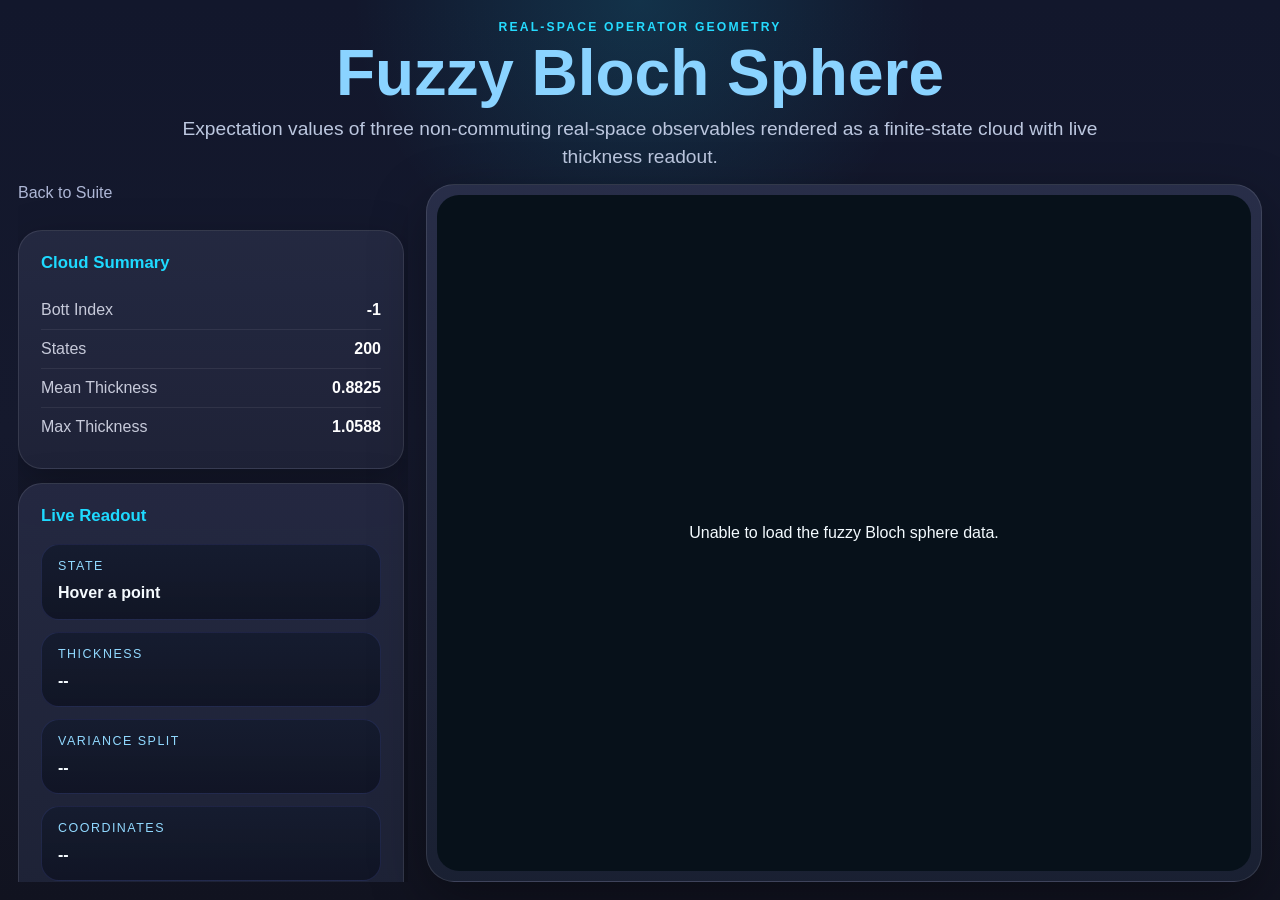
<file: frontend/pages/task4-fuzzy-bloch-sphere.html>
<!DOCTYPE html>
<html lang="en">
<head>
  <meta charset="UTF-8">
  <meta name="viewport" content="width=device-width, initial-scale=1.0">
  <title>Fuzzy Bloch Sphere</title>
  <link rel="stylesheet" href="../styles/main.css">
  <script charset="utf-8" src="https://cdn.plot.ly/plotly-3.1.0.min.js" crossorigin="anonymous"></script>
</head>
<body class="task4-theme">
  <main class="task4-shell">
    <header class="task4-hero">
      <p class="task4-kicker">Real-Space Operator Geometry</p>
      <h1 class="task4-title">Fuzzy Bloch Sphere</h1>
      <p class="task4-subtitle">
        Expectation values of three non-commuting real-space observables rendered as a finite-state cloud with live thickness readout.
      </p>
    </header>

    <section class="task4-grid">
      <aside class="task4-sidebar">
        <a class="task4-back-link" href="../index.html">Back to Suite</a>

        <div class="task4-card">
          <h2 class="task4-card-title">Cloud Summary</h2>
          <div class="task4-stat-row">
            <span>Bott Index</span>
            <strong id="task4-bott-index">--</strong>
          </div>
          <div class="task4-stat-row">
            <span>States</span>
            <strong id="task4-state-count">--</strong>
          </div>
          <div class="task4-stat-row">
            <span>Mean Thickness</span>
            <strong id="task4-thickness-mean">--</strong>
          </div>
          <div class="task4-stat-row">
            <span>Max Thickness</span>
            <strong id="task4-thickness-max">--</strong>
          </div>
        </div>

        <div class="task4-card">
          <h2 class="task4-card-title">Live Readout</h2>
          <div class="task4-readout-grid">
            <div class="task4-readout-tile">
              <span class="task4-readout-label">State</span>
              <strong id="task4-state-id">Hover a point</strong>
            </div>
            <div class="task4-readout-tile">
              <span class="task4-readout-label">Thickness</span>
              <strong id="task4-state-thickness">--</strong>
            </div>
            <div class="task4-readout-tile">
              <span class="task4-readout-label">Variance Split</span>
              <strong id="task4-state-variance">--</strong>
            </div>
            <div class="task4-readout-tile">
              <span class="task4-readout-label">Coordinates</span>
              <strong id="task4-state-coords">--</strong>
            </div>
          </div>
        </div>

        <div class="task4-card">
          <h2 class="task4-card-title">Commutator Scale</h2>
          <p class="task4-copy" id="task4-commutators">Loading operator norms...</p>
        </div>

        <div class="task4-card">
          <h2 class="task4-card-title">Export</h2>
          <div class="button-row">
            <button id="task4-export-json" class="action-button task4-button" type="button">JSON</button>
            <button id="task4-export-png" class="action-button task4-button" type="button">PNG</button>
            <button id="task4-export-svg" class="action-button task4-button" type="button">SVG</button>
          </div>
        </div>
      </aside>

      <section class="task4-stage">
        <div class="task4-plot-shell">
          <div id="task4-plot" class="task4-plot-frame" aria-label="Fuzzy Bloch sphere point cloud"></div>
        </div>
      </section>
    </section>
  </main>

  <script>
    const plotNode = document.getElementById("task4-plot");
    const bottIndexNode = document.getElementById("task4-bott-index");
    const stateCountNode = document.getElementById("task4-state-count");
    const thicknessMeanNode = document.getElementById("task4-thickness-mean");
    const thicknessMaxNode = document.getElementById("task4-thickness-max");
    const stateIdNode = document.getElementById("task4-state-id");
    const stateThicknessNode = document.getElementById("task4-state-thickness");
    const stateVarianceNode = document.getElementById("task4-state-variance");
    const stateCoordsNode = document.getElementById("task4-state-coords");
    const commutatorNode = document.getElementById("task4-commutators");
    const exportJsonButton = document.getElementById("task4-export-json");
    const exportPngButton = document.getElementById("task4-export-png");
    const exportSvgButton = document.getElementById("task4-export-svg");

    function formatFloat(value, digits = 4) {
      return Number.isFinite(value) ? Number(value).toFixed(digits) : "--";
    }

    function updateReadout(point) {
      if (!point) {
        stateIdNode.textContent = "Hover a point";
        stateThicknessNode.textContent = "--";
        stateVarianceNode.textContent = "--";
        stateCoordsNode.textContent = "--";
        return;
      }

      stateIdNode.textContent = `State ${point.state_index}`;
      stateThicknessNode.textContent = formatFloat(point.thickness, 4);
      stateVarianceNode.textContent =
        `${formatFloat(point.variance_h1, 3)} / ${formatFloat(point.variance_h2, 3)} / ${formatFloat(point.variance_h3, 3)}`;
      stateCoordsNode.textContent =
        `(${formatFloat(point.h1, 3)}, ${formatFloat(point.h2, 3)}, ${formatFloat(point.h3, 3)})`;
    }

    function buildSphereWireframe(samples) {
      const longitudes = [];
      const latitudes = [];

      for (let band = -2; band <= 2; band += 1) {
        const latitude = (band / 5) * Math.PI * 0.9;
        const x = [];
        const y = [];
        const z = [];
        for (let index = 0; index <= samples; index += 1) {
          const theta = (index / samples) * Math.PI * 2.0;
          x.push(Math.cos(latitude) * Math.cos(theta));
          y.push(Math.cos(latitude) * Math.sin(theta));
          z.push(Math.sin(latitude));
        }
        latitudes.push({
          type: "scatter3d",
          mode: "lines",
          hoverinfo: "skip",
          showlegend: false,
          x,
          y,
          z,
          line: { color: "rgba(124,115,255,0.22)", width: 3 }
        });
      }

      for (let meridian = 0; meridian < 6; meridian += 1) {
        const phi = (meridian / 6) * Math.PI * 2.0;
        const x = [];
        const y = [];
        const z = [];
        for (let index = 0; index <= samples; index += 1) {
          const latitude = -0.5 * Math.PI + (index / samples) * Math.PI;
          x.push(Math.cos(latitude) * Math.cos(phi));
          y.push(Math.cos(latitude) * Math.sin(phi));
          z.push(Math.sin(latitude));
        }
        longitudes.push({
          type: "scatter3d",
          mode: "lines",
          hoverinfo: "skip",
          showlegend: false,
          x,
          y,
          z,
          line: { color: "rgba(43,217,255,0.18)", width: 2 }
        });
      }

      return latitudes.concat(longitudes);
    }

    async function loadData() {
      const response = await fetch("../../data/exports/task4.json", { cache: "no-store" });
      if (!response.ok) {
        throw new Error(`Failed to load task4.json: ${response.status}`);
      }
      return response.json();
    }

    function exportJson(payload) {
      const blob = new Blob([JSON.stringify(payload, null, 2)], { type: "application/json" });
      const url = URL.createObjectURL(blob);
      const anchor = document.createElement("a");
      anchor.href = url;
      anchor.download = "fuzzy_bloch_sphere.json";
      anchor.click();
      URL.revokeObjectURL(url);
    }

    function renderPlot(payload) {
      const points = payload.metadata.cloud.points;
      const x = points.map((point) => point.h1);
      const y = points.map((point) => point.h2);
      const z = points.map((point) => point.h3);
      const thickness = points.map((point) => point.thickness);
      const texts = points.map((point) =>
        `State ${point.state_index}<br>Thickness ${formatFloat(point.thickness, 4)}<br>` +
        `Var(H1,H2,H3)=(${formatFloat(point.variance_h1, 3)}, ${formatFloat(point.variance_h2, 3)}, ${formatFloat(point.variance_h3, 3)})`
      );

      const traces = [
        {
          type: "scatter3d",
          mode: "markers",
          name: "Expectation cloud",
          x,
          y,
          z,
          text: texts,
          customdata: points,
          hovertemplate:
            "%{text}<br>(H1,H2,H3)=(%{x:.3f}, %{y:.3f}, %{z:.3f})<extra>Expectation cloud</extra>",
          marker: {
            size: 6.5,
            color: thickness,
            colorscale: [
              [0.0, "#1fd5ff"],
              [0.55, "#7b74ff"],
              [1.0, "#fff2cf"]
            ],
            opacity: 0.9,
            colorbar: {
              title: { text: "Thickness" },
              outlinecolor: "rgba(255,255,255,0.12)"
            },
            line: { color: "rgba(245,250,255,0.45)", width: 0.5 }
          }
        },
        ...buildSphereWireframe(72)
      ];

      const layout = {
        font: {
          family: "Segoe UI, Arial, sans-serif",
          color: "#eff7ff",
          size: 14
        },
        paper_bgcolor: "#07111a",
        plot_bgcolor: "#07111a",
        margin: { l: 0, r: 0, t: 0, b: 0 },
        legend: {
          orientation: "h",
          x: 0.02,
          y: 0.98,
          bgcolor: "rgba(7,17,26,0.46)",
          bordercolor: "rgba(168,220,255,0.18)",
          borderwidth: 1
        },
        scene: {
          xaxis: {
            title: { text: "H1" },
            range: [-1.05, 1.05],
            backgroundcolor: "rgba(10,20,30,0.92)",
            gridcolor: "rgba(255,255,255,0.08)",
            zerolinecolor: "rgba(255,255,255,0.14)"
          },
          yaxis: {
            title: { text: "H2" },
            range: [-1.05, 1.05],
            backgroundcolor: "rgba(10,20,30,0.92)",
            gridcolor: "rgba(255,255,255,0.08)",
            zerolinecolor: "rgba(255,255,255,0.14)"
          },
          zaxis: {
            title: { text: "H3" },
            range: [-1.05, 1.05],
            backgroundcolor: "rgba(10,20,30,0.96)",
            gridcolor: "rgba(255,255,255,0.08)",
            zerolinecolor: "rgba(255,255,255,0.14)"
          },
          aspectmode: "cube",
          camera: { eye: { x: 1.42, y: -1.5, z: 1.18 } }
        }
      };

      Plotly.newPlot(plotNode, traces, layout, {
        displaylogo: false,
        responsive: true
      });

      const firstPoint = points[0] || null;
      updateReadout(firstPoint);
      plotNode.on("plotly_hover", (event) => {
        const hovered = event?.points?.[0]?.customdata || null;
        updateReadout(hovered);
      });
      plotNode.on("plotly_unhover", () => updateReadout(firstPoint));

      exportPngButton.addEventListener("click", () => {
        Plotly.downloadImage(plotNode, { format: "png", filename: "fuzzy_bloch_sphere", scale: 2 });
      });
      exportSvgButton.addEventListener("click", () => {
        Plotly.downloadImage(plotNode, { format: "svg", filename: "fuzzy_bloch_sphere", scale: 1 });
      });
    }

    loadData()
      .then((payload) => {
        bottIndexNode.textContent = `${payload.bott_index}`;
        stateCountNode.textContent = `${payload.metadata.cloud.points.length}`;
        thicknessMeanNode.textContent = formatFloat(payload.metadata.cloud.thickness_mean, 4);
        thicknessMaxNode.textContent = formatFloat(payload.metadata.cloud.thickness_max, 4);
        commutatorNode.textContent =
          `||[H1,H2]||=${formatFloat(payload.metadata.commutators.norm_h1_h2, 4)}, ` +
          `||[H2,H3]||=${formatFloat(payload.metadata.commutators.norm_h2_h3, 4)}, ` +
          `||[H3,H1]||=${formatFloat(payload.metadata.commutators.norm_h3_h1, 4)}.`;
        exportJsonButton.addEventListener("click", () => exportJson(payload));
        renderPlot(payload);
      })
      .catch((error) => {
        commutatorNode.textContent = error.message;
        plotNode.innerHTML = '<div class="task4-error">Unable to load the fuzzy Bloch sphere data.</div>';
      });
  </script>
</body>
</html>
</file>
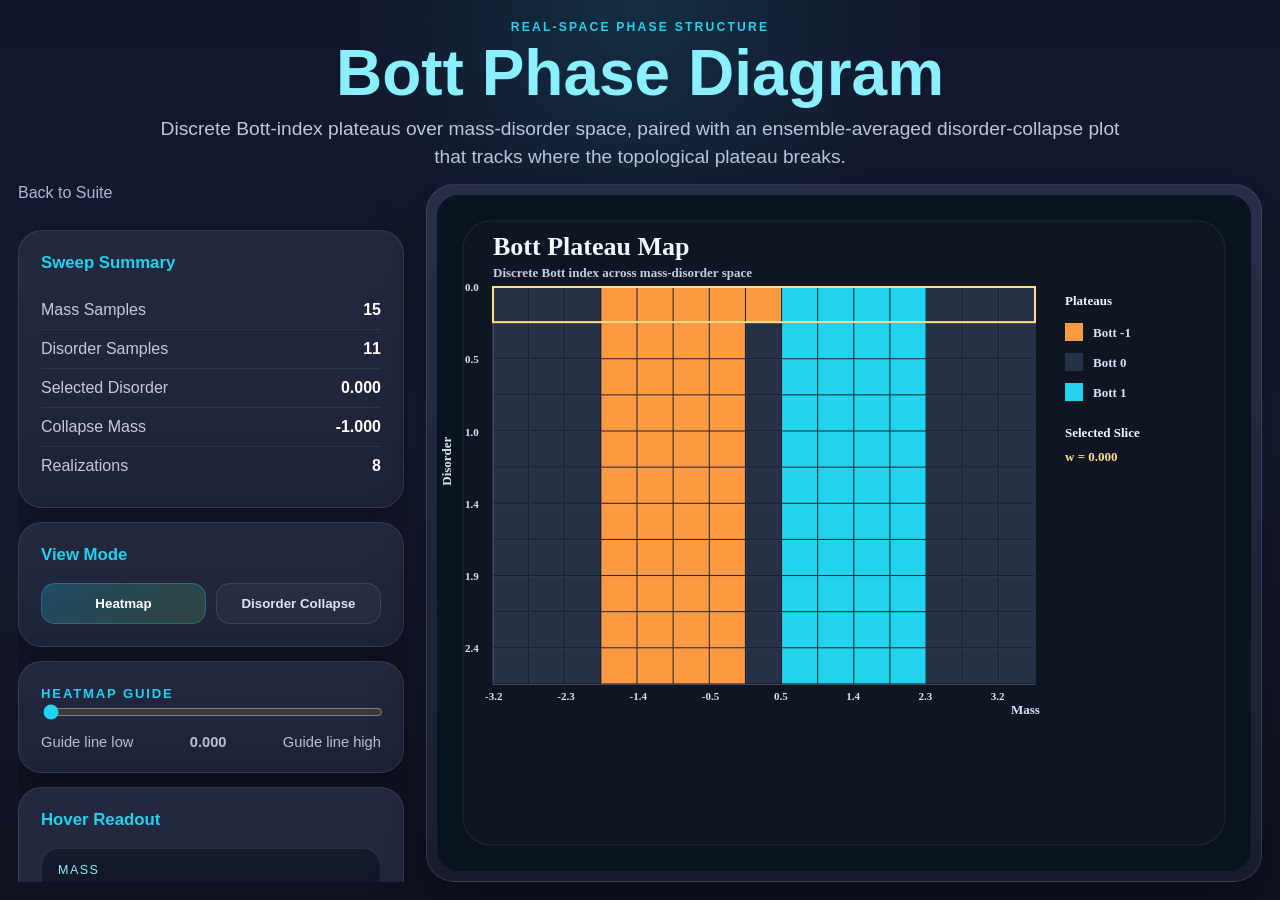
<file: frontend/pages/task6-bott-phase-diagram.html>
<!DOCTYPE html>
<html lang="en">
<head>
  <meta charset="UTF-8">
  <meta name="viewport" content="width=device-width, initial-scale=1.0">
  <title>Bott Phase Diagram</title>
  <link rel="stylesheet" href="../styles/main.css">
</head>
<body class="task6-theme">
  <main class="task6-shell">
    <header class="task6-hero">
      <p class="task6-kicker">Real-Space Phase Structure</p>
      <h1 class="task6-title">Bott Phase Diagram</h1>
      <p class="task6-subtitle">
        Discrete Bott-index plateaus over mass-disorder space, paired with an ensemble-averaged disorder-collapse plot that tracks where the topological plateau breaks.
      </p>
    </header>

    <section class="task6-grid">
      <aside class="task6-sidebar">
        <a class="task6-back-link" href="../index.html">Back to Suite</a>

        <div class="task6-card">
          <h2 class="task6-card-title">Sweep Summary</h2>
          <div class="task6-stat-row">
            <span>Mass Samples</span>
            <strong id="task6-mass-count">--</strong>
          </div>
          <div class="task6-stat-row">
            <span>Disorder Samples</span>
            <strong id="task6-disorder-count">--</strong>
          </div>
          <div class="task6-stat-row">
            <span>Selected Disorder</span>
            <strong id="task6-selected-disorder">--</strong>
          </div>
          <div class="task6-stat-row">
            <span>Collapse Mass</span>
            <strong id="task6-collapse-mass">--</strong>
          </div>
          <div class="task6-stat-row">
            <span>Realizations</span>
            <strong id="task6-realizations">--</strong>
          </div>
        </div>

        <div class="task6-card">
          <h2 class="task6-card-title">View Mode</h2>
          <div class="task6-toggle-row" role="tablist" aria-label="Phase diagram view mode">
            <button id="task6-view-heatmap" class="task6-view-toggle is-active" type="button" aria-pressed="true">Heatmap</button>
            <button id="task6-view-collapse" class="task6-view-toggle" type="button" aria-pressed="false">Disorder Collapse</button>
          </div>
        </div>

        <div class="task6-card">
          <label class="label task6-label" for="task6-disorder-slider">Heatmap Guide</label>
          <input id="task6-disorder-slider" class="slider task6-slider" type="range" min="0" max="0" step="1" value="0">
          <div class="range-row">
            <span>Guide line low</span>
            <strong id="task6-slider-readout">0.000</strong>
            <span>Guide line high</span>
          </div>
        </div>

        <div class="task6-card">
          <h2 class="task6-card-title">Hover Readout</h2>
          <div class="task6-readout-grid">
            <div class="task6-readout-tile">
              <span class="task6-readout-label">Mass</span>
              <strong id="task6-hover-mass">--</strong>
            </div>
            <div class="task6-readout-tile">
              <span class="task6-readout-label">Disorder</span>
              <strong id="task6-hover-disorder">--</strong>
            </div>
            <div class="task6-readout-tile">
              <span class="task6-readout-label">Bott Index</span>
              <strong id="task6-hover-bott">--</strong>
            </div>
            <div class="task6-readout-tile">
              <span class="task6-readout-label">Gap</span>
              <strong id="task6-hover-gap">--</strong>
            </div>
            <div class="task6-readout-tile">
              <span class="task6-readout-label">Topological Fraction</span>
              <strong id="task6-hover-fraction">--</strong>
            </div>
          </div>
        </div>

        <div class="task6-card">
          <h2 class="task6-card-title">Export</h2>
          <div class="button-row">
            <button id="task6-export-json" class="action-button task6-button" type="button">JSON</button>
            <button id="task6-export-png" class="action-button task6-button" type="button">PNG</button>
            <button id="task6-export-svg" class="action-button task6-button" type="button">SVG</button>
          </div>
        </div>
      </aside>

      <section class="task6-stage">
        <div class="task6-canvas-shell">
          <canvas id="task6-canvas" class="task6-canvas" width="1440" height="900" aria-label="Bott phase diagram canvas"></canvas>
        </div>
      </section>
    </section>
  </main>

  <script type="module" src="../js/task6-bott-phase-diagram.js"></script>
</body>
</html>
</file>
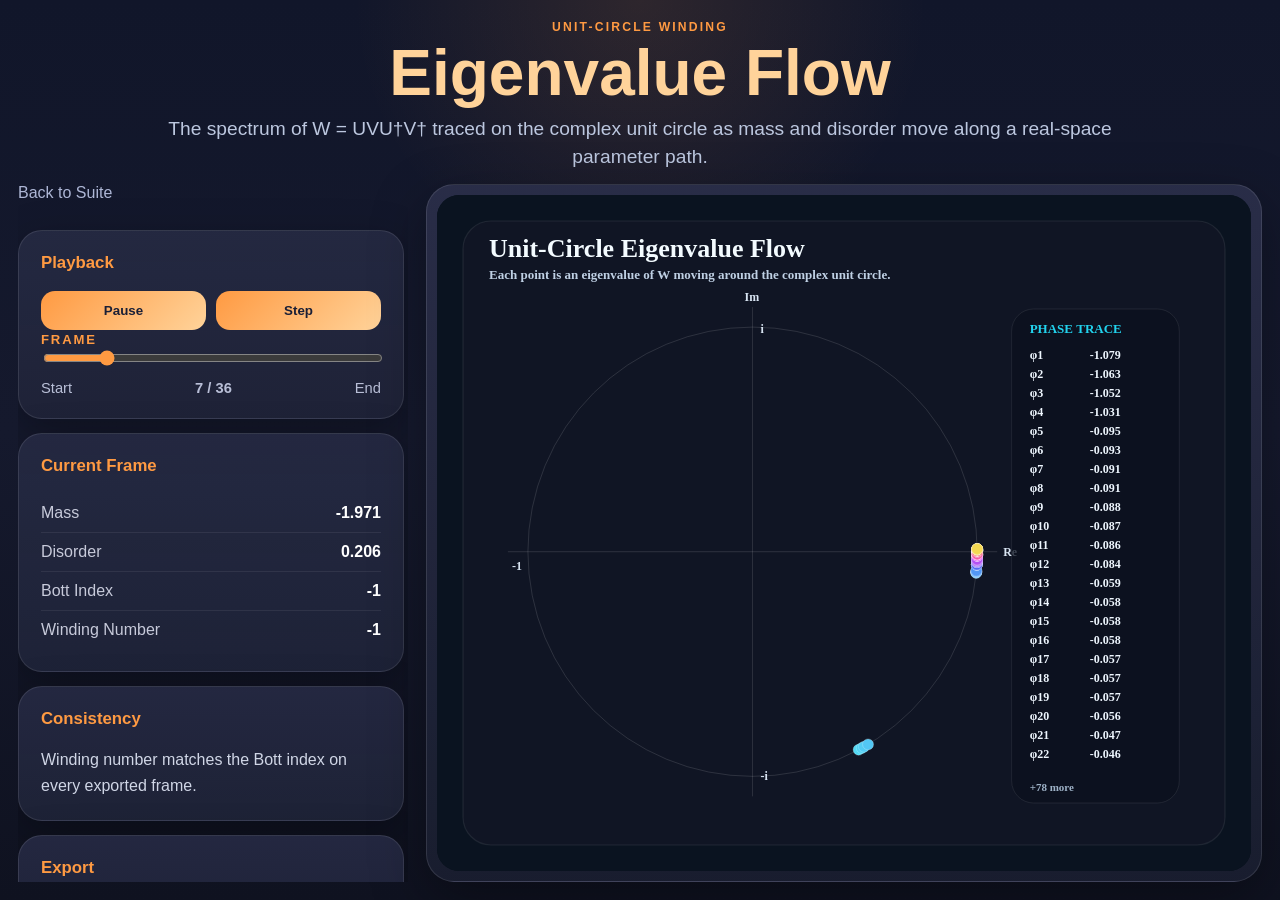
<file: frontend/pages/task7-eigenvalue-flow.html>
<!DOCTYPE html>
<html lang="en">
<head>
  <meta charset="UTF-8">
  <meta name="viewport" content="width=device-width, initial-scale=1.0">
  <title>Eigenvalue Flow</title>
  <link rel="stylesheet" href="../styles/main.css">
</head>
<body class="task7-theme">
  <main class="task7-shell">
    <header class="task7-hero">
      <p class="task7-kicker">Unit-Circle Winding</p>
      <h1 class="task7-title">Eigenvalue Flow</h1>
      <p class="task7-subtitle">
        The spectrum of W = UVU†V† traced on the complex unit circle as mass and disorder move along a real-space parameter path.
      </p>
    </header>

    <section class="task7-grid">
      <aside class="task7-sidebar">
        <a class="task7-back-link" href="../index.html">Back to Suite</a>

        <div class="task7-card">
          <h2 class="task7-card-title">Playback</h2>
          <div class="task7-toggle-row">
            <button id="task7-play-toggle" class="task7-play-button" type="button" aria-pressed="true">Pause</button>
            <button id="task7-step-button" class="task7-step-button" type="button">Step</button>
          </div>
          <label class="label task7-label" for="task7-frame-slider">Frame</label>
          <input id="task7-frame-slider" class="slider task7-slider" type="range" min="0" max="0" step="1" value="0">
          <div class="range-row">
            <span>Start</span>
            <strong id="task7-frame-readout">0 / 0</strong>
            <span>End</span>
          </div>
        </div>

        <div class="task7-card">
          <h2 class="task7-card-title">Current Frame</h2>
          <div class="task7-stat-row">
            <span>Mass</span>
            <strong id="task7-mass">--</strong>
          </div>
          <div class="task7-stat-row">
            <span>Disorder</span>
            <strong id="task7-disorder">--</strong>
          </div>
          <div class="task7-stat-row">
            <span>Bott Index</span>
            <strong id="task7-bott">--</strong>
          </div>
          <div class="task7-stat-row">
            <span>Winding Number</span>
            <strong id="task7-winding">--</strong>
          </div>
        </div>

        <div class="task7-card">
          <h2 class="task7-card-title">Consistency</h2>
          <p id="task7-consistency" class="task7-copy">Loading flow consistency...</p>
        </div>

        <div class="task7-card">
          <h2 class="task7-card-title">Export</h2>
          <div class="button-row">
            <button id="task7-export-json" class="action-button task7-button" type="button">JSON</button>
            <button id="task7-export-png" class="action-button task7-button" type="button">PNG</button>
            <button id="task7-export-svg" class="action-button task7-button" type="button">SVG</button>
          </div>
        </div>
      </aside>

      <section class="task7-stage">
        <div class="task7-canvas-shell">
          <canvas id="task7-canvas" class="task7-canvas" width="1440" height="900" aria-label="Eigenvalue flow canvas"></canvas>
        </div>
      </section>
    </section>
  </main>

  <script type="module" src="../js/task7-eigenvalue-flow.js"></script>
</body>
</html>
</file>
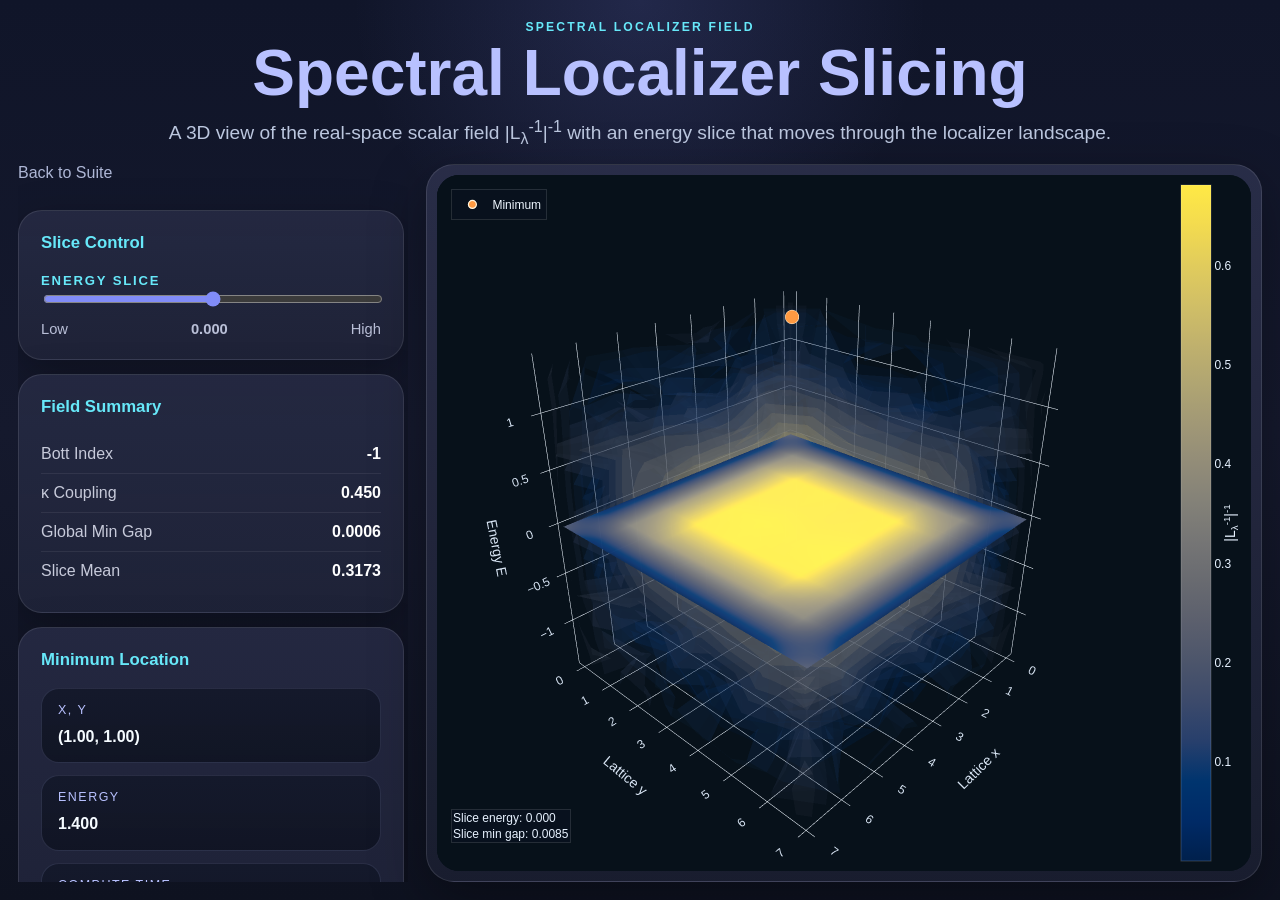
<file: frontend/pages/task8-spectral-localizer-slicing.html>
<!DOCTYPE html>
<html lang="en">
<head>
  <meta charset="UTF-8">
  <meta name="viewport" content="width=device-width, initial-scale=1.0">
  <title>Spectral Localizer Slicing</title>
  <link rel="stylesheet" href="../styles/main.css">
  <script src="https://cdn.plot.ly/plotly-2.35.2.min.js"></script>
</head>
<body class="task8-theme">
  <main class="task8-shell">
    <header class="task8-hero">
      <p class="task8-kicker">Spectral Localizer Field</p>
      <h1 class="task8-title">Spectral Localizer Slicing</h1>
      <p class="task8-subtitle">
        A 3D view of the real-space scalar field |L<sub>&lambda;</sub><sup>-1</sup>|<sup>-1</sup> with an energy slice that moves through the localizer landscape.
      </p>
    </header>

    <section class="task8-grid">
      <aside class="task8-sidebar">
        <a class="task8-back-link" href="../index.html">Back to Suite</a>

        <div class="task8-card">
          <h2 class="task8-card-title">Slice Control</h2>
          <label class="label task8-label" for="task8-energy-slider">Energy Slice</label>
          <input id="task8-energy-slider" class="slider task8-slider" type="range" min="0" max="0" step="1" value="0">
          <div class="range-row">
            <span>Low</span>
            <strong id="task8-energy-readout">0.000</strong>
            <span>High</span>
          </div>
        </div>

        <div class="task8-card">
          <h2 class="task8-card-title">Field Summary</h2>
          <div class="task8-stat-row">
            <span>Bott Index</span>
            <strong id="task8-bott">--</strong>
          </div>
          <div class="task8-stat-row">
            <span>κ Coupling</span>
            <strong id="task8-kappa">--</strong>
          </div>
          <div class="task8-stat-row">
            <span>Global Min Gap</span>
            <strong id="task8-global-gap">--</strong>
          </div>
          <div class="task8-stat-row">
            <span>Slice Mean</span>
            <strong id="task8-slice-mean">--</strong>
          </div>
        </div>

        <div class="task8-card">
          <h2 class="task8-card-title">Minimum Location</h2>
          <div class="task8-readout-grid">
            <div class="task8-readout-tile">
              <span class="task8-readout-label">x, y</span>
              <strong id="task8-min-position">--</strong>
            </div>
            <div class="task8-readout-tile">
              <span class="task8-readout-label">Energy</span>
              <strong id="task8-min-energy">--</strong>
            </div>
            <div class="task8-readout-tile">
              <span class="task8-readout-label">Compute Time</span>
              <strong id="task8-compute-seconds">--</strong>
            </div>
          </div>
        </div>

        <div class="task8-card">
          <h2 class="task8-card-title">Export</h2>
          <div class="button-row">
            <button id="task8-export-json" class="action-button task8-button" type="button">JSON</button>
            <button id="task8-export-png" class="action-button task8-button" type="button">PNG</button>
            <button id="task8-export-svg" class="action-button task8-button" type="button">SVG</button>
          </div>
        </div>
      </aside>

      <section class="task8-stage">
        <div class="task8-plot-shell">
          <div id="task8-plot" class="task8-plot-frame" aria-label="Spectral localizer slicing plot"></div>
        </div>
      </section>
    </section>
  </main>

  <script type="module" src="../js/task8-spectral-localizer-slicing.js"></script>
</body>
</html>
</file>
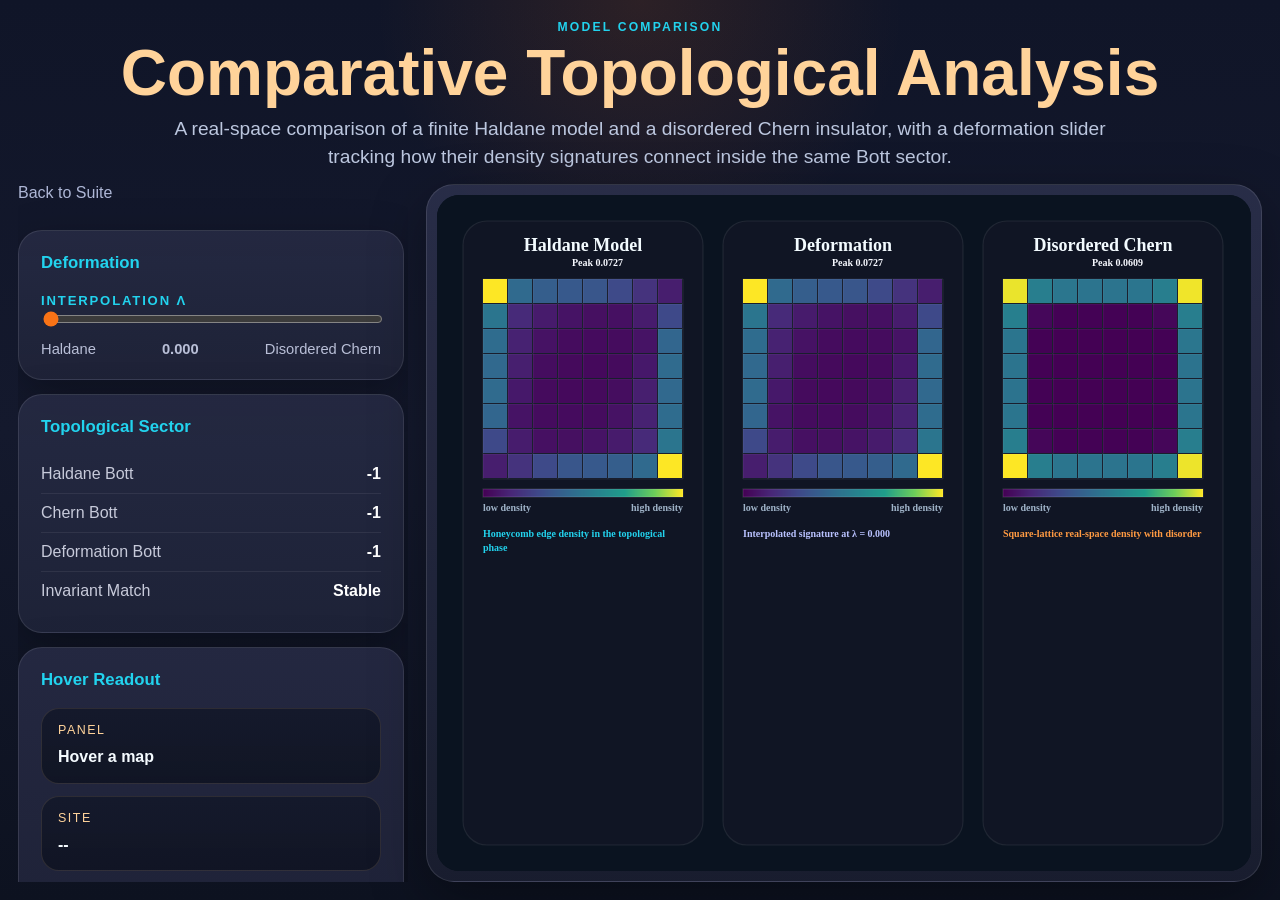
<file: frontend/pages/task9-comparative-topological-analysis.html>
<!DOCTYPE html>
<html lang="en">
<head>
  <meta charset="UTF-8">
  <meta name="viewport" content="width=device-width, initial-scale=1.0">
  <title>Comparative Topological Analysis</title>
  <link rel="stylesheet" href="../styles/main.css">
</head>
<body class="task9-theme">
  <main class="task9-shell">
    <header class="task9-hero">
      <p class="task9-kicker">Model Comparison</p>
      <h1 class="task9-title">Comparative Topological Analysis</h1>
      <p class="task9-subtitle">
        A real-space comparison of a finite Haldane model and a disordered Chern insulator, with a deformation slider tracking how their density signatures connect inside the same Bott sector.
      </p>
    </header>

    <section class="task9-grid">
      <aside class="task9-sidebar">
        <a class="task9-back-link" href="../index.html">Back to Suite</a>

        <div class="task9-card">
          <h2 class="task9-card-title">Deformation</h2>
          <label class="label task9-label" for="task9-interpolation-slider">Interpolation λ</label>
          <input id="task9-interpolation-slider" class="slider task9-slider" type="range" min="0" max="0" step="1" value="0">
          <div class="range-row">
            <span>Haldane</span>
            <strong id="task9-interpolation-readout">0.000</strong>
            <span>Disordered Chern</span>
          </div>
        </div>

        <div class="task9-card">
          <h2 class="task9-card-title">Topological Sector</h2>
          <div class="task9-stat-row">
            <span>Haldane Bott</span>
            <strong id="task9-haldane-bott">--</strong>
          </div>
          <div class="task9-stat-row">
            <span>Chern Bott</span>
            <strong id="task9-chern-bott">--</strong>
          </div>
          <div class="task9-stat-row">
            <span>Deformation Bott</span>
            <strong id="task9-deformation-bott">--</strong>
          </div>
          <div class="task9-stat-row">
            <span>Invariant Match</span>
            <strong id="task9-invariant-match">--</strong>
          </div>
        </div>

        <div class="task9-card">
          <h2 class="task9-card-title">Hover Readout</h2>
          <div class="task9-readout-grid">
            <div class="task9-readout-tile">
              <span class="task9-readout-label">Panel</span>
              <strong id="task9-hover-panel">Hover a map</strong>
            </div>
            <div class="task9-readout-tile">
              <span class="task9-readout-label">Site</span>
              <strong id="task9-hover-site">--</strong>
            </div>
            <div class="task9-readout-tile">
              <span class="task9-readout-label">Density</span>
              <strong id="task9-hover-density">--</strong>
            </div>
          </div>
        </div>

        <div class="task9-card">
          <h2 class="task9-card-title">Export</h2>
          <div class="button-row">
            <button id="task9-export-json" class="action-button task9-button" type="button">JSON</button>
            <button id="task9-export-png" class="action-button task9-button" type="button">PNG</button>
            <button id="task9-export-svg" class="action-button task9-button" type="button">SVG</button>
          </div>
        </div>
      </aside>

      <section class="task9-stage">
        <div class="task9-canvas-shell">
          <canvas id="task9-canvas" class="task9-canvas" width="1500" height="980" aria-label="Comparative topology canvas"></canvas>
        </div>
      </section>
    </section>
  </main>

  <script type="module" src="../js/task9-comparative-topological-analysis.js"></script>
</body>
</html>
</file>
<file: frontend/styles/main.css>
:root {
  --bg: #18162d;
  --panel: linear-gradient(180deg, rgba(38, 39, 62, 0.96), rgba(34, 34, 53, 0.95));
  --panel-border: rgba(255, 255, 255, 0.10);
  --text: #f2f4ff;
  --muted: #b9bfd7;
  --accent: #12d3ff;
  --accent-strong: #7f73ff;
  --accent-soft: rgba(126, 220, 255, 0.18);
  --shadow: 0 18px 54px rgba(0, 0, 0, 0.34);
}

* {
  box-sizing: border-box;
}

html,
body {
  margin: 0;
  min-height: 100%;
  font-family: "Segoe UI", "Trebuchet MS", sans-serif;
  color: var(--text);
  background:
    radial-gradient(circle at top center, rgba(108, 92, 231, 0.18), transparent 30%),
    linear-gradient(180deg, #18162d 0%, #17172a 48%, #131625 100%);
}

body {
  min-height: 100vh;
}

html {
  scrollbar-color: rgba(127, 115, 255, 0.85) rgba(255, 255, 255, 0.08);
}

* {
  scrollbar-width: thin;
  scrollbar-color: rgba(127, 115, 255, 0.85) rgba(255, 255, 255, 0.08);
}

*::-webkit-scrollbar {
  width: 10px;
  height: 10px;
}

*::-webkit-scrollbar-track {
  background: rgba(255, 255, 255, 0.06);
  border-radius: 999px;
}

*::-webkit-scrollbar-thumb {
  background: linear-gradient(180deg, #8d7cff, #18d0ff);
  border-radius: 999px;
  border: 2px solid rgba(24, 22, 45, 0.85);
}

*::-webkit-scrollbar-thumb:hover {
  background: linear-gradient(180deg, #a59aff, #36dbff);
}

a {
  color: inherit;
}

.project-theme {
  background:
    radial-gradient(circle at top center, rgba(108, 92, 231, 0.18), transparent 30%),
    linear-gradient(180deg, #18162d 0%, #17172a 48%, #131625 100%);
}

.home-shell {
  min-height: 100vh;
  display: grid;
  place-items: center;
  padding: 24px;
}

.home-card,
.sidebar,
.stage-shell {
  border: 1px solid var(--panel-border);
  background: var(--panel);
  backdrop-filter: blur(18px);
  box-shadow: var(--shadow);
}

.home-card {
  width: min(900px, 100%);
  border-radius: 32px;
  padding: 42px;
  text-align: center;
}

.eyebrow {
  margin: 0 0 8px;
  color: var(--accent);
  text-transform: uppercase;
  letter-spacing: 0.16em;
  font-size: 0.78rem;
  font-weight: 700;
}

h1 {
  margin: 0 0 14px;
  font-size: clamp(2rem, 4vw, 3.6rem);
  line-height: 0.98;
  color: var(--accent-strong);
}

.lede {
  margin: 0;
  color: var(--muted);
  line-height: 1.55;
}

.home-links {
  margin-top: 30px;
  display: flex;
  flex-wrap: wrap;
  gap: 12px;
  justify-content: center;
}

.nav-link {
  display: inline-flex;
  align-items: center;
  justify-content: center;
  border-radius: 999px;
  padding: 13px 20px;
  background: linear-gradient(135deg, rgba(18, 211, 255, 0.18), rgba(127, 115, 255, 0.22));
  border: 1px solid rgba(255, 255, 255, 0.10);
  text-decoration: none;
  font-weight: 700;
  color: #eef7ff;
}

.nav-link.secondary {
  background: rgba(255, 255, 255, 0.06);
  border: 1px solid var(--panel-border);
}

.task-shell {
  min-height: 100vh;
  padding: 18px;
  display: grid;
  grid-template-columns: minmax(300px, 380px) minmax(0, 1fr);
  gap: 18px;
}

.sidebar {
  border-radius: 28px;
  padding: 24px;
  overflow: auto;
}

.back-link {
  display: inline-block;
  margin-bottom: 18px;
  color: var(--muted);
  text-decoration: none;
}

.panel {
  margin-top: 18px;
  padding: 18px;
  border-radius: 20px;
  background: rgba(255, 255, 255, 0.04);
  border: 1px solid rgba(255, 255, 255, 0.08);
}

.label {
  margin: 0 0 10px;
  font-size: 0.82rem;
  text-transform: uppercase;
  letter-spacing: 0.14em;
  color: var(--accent);
  font-weight: 700;
}

.slider {
  width: 100%;
  accent-color: var(--accent-strong);
}

.range-row,
.button-row {
  display: flex;
  align-items: center;
  justify-content: space-between;
  gap: 10px;
}

.range-row {
  margin-top: 10px;
  color: var(--muted);
  font-size: 0.92rem;
}

.toggle,
.action-button {
  border: 0;
  border-radius: 14px;
  background: linear-gradient(135deg, #19cfff, #a017ff);
  color: #fff;
  padding: 11px 14px;
  font-weight: 700;
  cursor: pointer;
}

.action-button {
  flex: 1 1 0;
}

.note-copy,
.status-line {
  margin: 0;
  line-height: 1.5;
  color: var(--muted);
}

.readout-canvas {
  width: 100%;
  height: auto;
  display: block;
  margin-top: 12px;
  border-radius: 16px;
  background: linear-gradient(180deg, rgba(31, 35, 56, 0.95), rgba(23, 26, 42, 0.96));
}

.stage-shell {
  border-radius: 34px;
  padding: 14px;
  min-height: 0;
  height: calc(100vh - 36px);
}

.scene-frame {
  width: 100%;
  height: 100%;
  min-height: 0;
  border-radius: 24px;
  background:
    radial-gradient(circle at top, rgba(67, 73, 102, 0.92), rgba(50, 53, 83, 0.94)),
    linear-gradient(180deg, rgba(44, 46, 70, 0.96), rgba(28, 31, 49, 0.98));
  overflow: hidden;
  position: relative;
}

.canvas-stack {
  width: 100%;
  height: 100%;
  min-height: 560px;
  display: grid;
}

.task-canvas {
  width: 100%;
  height: 100%;
  min-height: 560px;
  border-radius: 24px;
  background:
    radial-gradient(circle at top, rgba(67, 73, 102, 0.92), rgba(50, 53, 83, 0.94)),
    linear-gradient(180deg, rgba(44, 46, 70, 0.96), rgba(28, 31, 49, 0.98));
  display: block;
}

.hidden-stage {
  display: none;
}

.plot-frame {
  min-height: 0;
  display: block;
  border: 0;
}

@media (min-width: 981px) {
  .task-shell {
    height: 100vh;
    overflow: hidden;
  }
}

@media (max-width: 980px) {
  .task-shell {
    grid-template-columns: 1fr;
  }

  .stage-shell {
    min-height: 60vh;
    height: auto;
  }

  .scene-frame {
    min-height: 420px;
  }

  .task-canvas,
  .canvas-stack {
    min-height: 420px;
  }
}

.task3-theme {
  background:
    radial-gradient(circle at top center, rgba(108, 92, 231, 0.18), transparent 30%),
    linear-gradient(180deg, #18162d 0%, #17172a 48%, #131625 100%);
  color: #f2f4ff;
}

.task3-shell {
  min-height: 100vh;
  height: 100vh;
  padding: 14px 18px 18px;
  display: grid;
  grid-template-rows: auto minmax(0, 1fr);
  gap: 14px;
  overflow: hidden;
}

.task3-hero {
  text-align: center;
  padding: 6px 12px 0;
}

.task3-kicker {
  margin: 0;
  color: #7edcff;
  text-transform: uppercase;
  letter-spacing: 0.18em;
  font-size: 0.76rem;
  font-weight: 700;
}

.task3-title {
  margin: 8px 0 10px;
  font-size: clamp(2.4rem, 5vw, 4.2rem);
  line-height: 0.98;
  color: #7f73ff;
}

.task3-subtitle {
  margin: 0 auto;
  max-width: 980px;
  color: #b9bfd7;
  font-size: clamp(1rem, 2vw, 1.25rem);
  line-height: 1.45;
}

.task3-grid {
  min-height: 0;
  display: grid;
  grid-template-columns: minmax(300px, 390px) minmax(0, 1fr);
  gap: 18px;
}

.task3-sidebar {
  min-height: 0;
  overflow: auto;
  padding-right: 4px;
}

.task3-back-link {
  display: inline-block;
  margin-bottom: 14px;
  color: #aeb7d6;
  text-decoration: none;
}

.task3-card {
  margin-top: 14px;
  padding: 22px;
  border-radius: 24px;
  background: linear-gradient(180deg, rgba(38, 39, 62, 0.96), rgba(34, 34, 53, 0.95));
  border: 1px solid rgba(255, 255, 255, 0.10);
  box-shadow: 0 14px 44px rgba(0, 0, 0, 0.28);
}

.task3-card-title {
  margin: 0 0 18px;
  color: #12d3ff;
  font-size: 1.05rem;
}

.task3-copy {
  margin: 0 0 14px;
  color: #d1d4e4;
  line-height: 1.58;
}

.task3-stat-row {
  display: flex;
  align-items: center;
  justify-content: space-between;
  gap: 16px;
  padding: 10px 0;
  border-bottom: 1px solid rgba(255, 255, 255, 0.07);
  color: #c7cada;
}

.task3-stat-row:last-child {
  border-bottom: 0;
}

.task3-stat-row strong {
  color: #ffffff;
}

.task3-bullet {
  display: inline-block;
  width: 10px;
  height: 10px;
  margin-right: 10px;
  border-radius: 999px;
  vertical-align: middle;
}

.task3-bullet-surface {
  background: linear-gradient(135deg, #4f95cf, #fff4d6);
}

.task3-bullet-bulk {
  background: #bde9ff;
}

.task3-bullet-edge {
  background: #ff8d65;
}

.task3-stage {
  min-height: 0;
}

.task3-plot-shell {
  width: 100%;
  height: 100%;
  min-height: 0;
  padding: 10px;
  border-radius: 28px;
  background: linear-gradient(180deg, rgba(44, 44, 67, 0.95), rgba(31, 33, 52, 0.95));
  border: 1px solid rgba(255, 255, 255, 0.11);
  box-shadow: 0 18px 54px rgba(0, 0, 0, 0.34);
}

.task3-plot-frame {
  width: 100%;
  height: 100%;
  min-height: 0;
  display: block;
  border: 0;
  border-radius: 22px;
  overflow: hidden;
  background: #07111a;
}

.task2-theme {
  background:
    radial-gradient(circle at top center, rgba(33, 198, 255, 0.16), transparent 28%),
    linear-gradient(180deg, #14182d 0%, #171a31 48%, #121522 100%);
}

.task2-shell {
  min-height: 100vh;
  height: 100vh;
  padding: 14px 18px 18px;
  display: grid;
  grid-template-rows: auto minmax(0, 1fr);
  gap: 14px;
  overflow: hidden;
}

.task2-hero {
  text-align: center;
  padding: 6px 12px 0;
}

.task2-kicker {
  margin: 0;
  color: #24d6ff;
  text-transform: uppercase;
  letter-spacing: 0.18em;
  font-size: 0.76rem;
  font-weight: 700;
}

.task2-title {
  margin: 8px 0 10px;
  font-size: clamp(2.3rem, 5vw, 4rem);
  line-height: 0.98;
  color: #7fd6ff;
}

.task2-subtitle {
  margin: 0 auto;
  max-width: 980px;
  color: #b8c3dd;
  font-size: clamp(1rem, 2vw, 1.2rem);
  line-height: 1.45;
}

.task2-grid {
  min-height: 0;
  display: grid;
  grid-template-columns: minmax(300px, 390px) minmax(0, 1fr);
  gap: 18px;
}

.task2-sidebar {
  min-height: 0;
  overflow: auto;
  padding-right: 4px;
}

.task2-back-link {
  display: inline-block;
  margin-bottom: 14px;
  color: #aeb7d6;
  text-decoration: none;
}

.task2-card {
  margin-top: 14px;
  padding: 22px;
  border-radius: 24px;
  background: linear-gradient(180deg, rgba(40, 42, 68, 0.96), rgba(33, 35, 56, 0.95));
  border: 1px solid rgba(255, 255, 255, 0.10);
  box-shadow: 0 14px 44px rgba(0, 0, 0, 0.28);
}

.task2-label {
  color: #24d6ff;
}

.task2-slider {
  accent-color: #7c72ff;
}

.task2-toggle,
.task2-button {
  background: linear-gradient(135deg, #22c8ff, #7f3cff);
}

.task2-readout {
  background: linear-gradient(180deg, rgba(25, 31, 53, 0.98), rgba(20, 24, 42, 0.98));
}

.task2-stage {
  min-height: 0;
}

.task2-scene-shell {
  width: 100%;
  height: 100%;
  min-height: 0;
  padding: 10px;
  border-radius: 28px;
  background: linear-gradient(180deg, rgba(44, 48, 76, 0.95), rgba(30, 34, 54, 0.95));
  border: 1px solid rgba(255, 255, 255, 0.11);
  box-shadow: 0 18px 54px rgba(0, 0, 0, 0.34);
}

.task2-scene-frame {
  background:
    radial-gradient(circle at top, rgba(72, 78, 111, 0.92), rgba(50, 55, 88, 0.94)),
    linear-gradient(180deg, rgba(47, 52, 82, 0.96), rgba(32, 36, 58, 0.98));
  position: relative;
}

.task2-scene-frame > canvas {
  display: block;
  position: absolute;
  inset: 0;
  width: 100%;
  height: 100%;
}

.task2-scene-overlay {
  pointer-events: none;
  z-index: 2;
}

.task4-theme {
  background:
    radial-gradient(circle at top center, rgba(22, 215, 255, 0.14), transparent 26%),
    linear-gradient(180deg, #12172c 0%, #15192d 48%, #111320 100%);
  color: #f2f4ff;
}

.task4-shell {
  min-height: 100vh;
  height: 100vh;
  padding: 14px 18px 18px;
  display: grid;
  grid-template-rows: auto minmax(0, 1fr);
  gap: 14px;
  overflow: hidden;
}

.task4-hero {
  text-align: center;
  padding: 6px 12px 0;
}

.task4-kicker {
  margin: 0;
  color: #25dbff;
  text-transform: uppercase;
  letter-spacing: 0.18em;
  font-size: 0.76rem;
  font-weight: 700;
}

.task4-title {
  margin: 8px 0 10px;
  font-size: clamp(2.3rem, 5vw, 4rem);
  line-height: 0.98;
  color: #8ad3ff;
}

.task4-subtitle {
  margin: 0 auto;
  max-width: 980px;
  color: #bcc7df;
  font-size: clamp(1rem, 2vw, 1.2rem);
  line-height: 1.45;
}

.task4-grid {
  min-height: 0;
  display: grid;
  grid-template-columns: minmax(300px, 390px) minmax(0, 1fr);
  gap: 18px;
}

.task4-sidebar {
  min-height: 0;
  overflow: auto;
  padding-right: 4px;
}

.task4-back-link {
  display: inline-block;
  margin-bottom: 14px;
  color: #aeb7d6;
  text-decoration: none;
}

.task4-card {
  margin-top: 14px;
  padding: 22px;
  border-radius: 24px;
  background: linear-gradient(180deg, rgba(37, 41, 66, 0.96), rgba(31, 35, 56, 0.95));
  border: 1px solid rgba(255, 255, 255, 0.10);
  box-shadow: 0 14px 44px rgba(0, 0, 0, 0.28);
}

.task4-card-title {
  margin: 0 0 18px;
  color: #1edaff;
  font-size: 1.05rem;
}

.task4-copy {
  margin: 0;
  color: #d0d6e6;
  line-height: 1.58;
}

.task4-stat-row {
  display: flex;
  align-items: center;
  justify-content: space-between;
  gap: 16px;
  padding: 10px 0;
  border-bottom: 1px solid rgba(255, 255, 255, 0.07);
  color: #c7cada;
}

.task4-stat-row:last-child {
  border-bottom: 0;
}

.task4-stat-row strong {
  color: #ffffff;
}

.task4-readout-grid {
  display: grid;
  gap: 12px;
}

.task4-readout-tile {
  padding: 14px 16px;
  border-radius: 18px;
  background: linear-gradient(180deg, rgba(21, 28, 47, 0.96), rgba(17, 21, 37, 0.98));
  border: 1px solid rgba(117, 130, 255, 0.14);
}

.task4-readout-label {
  display: block;
  margin-bottom: 8px;
  color: #91d9ff;
  font-size: 0.78rem;
  text-transform: uppercase;
  letter-spacing: 0.12em;
}

.task4-readout-tile strong {
  color: #f5fbff;
  line-height: 1.45;
}

.task4-button {
  background: linear-gradient(135deg, #23cbff, #7850ff);
}

.task4-stage {
  min-height: 0;
}

.task4-plot-shell {
  width: 100%;
  height: 100%;
  min-height: 0;
  padding: 10px;
  border-radius: 28px;
  background: linear-gradient(180deg, rgba(41, 47, 74, 0.95), rgba(27, 33, 52, 0.95));
  border: 1px solid rgba(255, 255, 255, 0.11);
  box-shadow: 0 18px 54px rgba(0, 0, 0, 0.34);
}

.task4-plot-frame {
  width: 100%;
  height: 100%;
  min-height: 0;
  display: block;
  border: 0;
  border-radius: 22px;
  overflow: hidden;
  background: #07111a;
}

.task4-error {
  display: grid;
  place-items: center;
  width: 100%;
  height: 100%;
  color: #f4fbff;
  background: #07111a;
}

.task5-theme {
  background:
    radial-gradient(circle at top center, rgba(255, 166, 111, 0.10), transparent 24%),
    linear-gradient(180deg, #12162a 0%, #15182d 48%, #101320 100%);
  color: #f2f4ff;
}

.task5-shell {
  min-height: 100vh;
  height: 100vh;
  padding: 14px 18px 18px;
  display: grid;
  grid-template-rows: auto minmax(0, 1fr);
  gap: 14px;
  overflow: hidden;
}

.task5-hero {
  text-align: center;
  padding: 6px 12px 0;
}

.task5-kicker {
  margin: 0;
  color: #23d8ff;
  text-transform: uppercase;
  letter-spacing: 0.18em;
  font-size: 0.76rem;
  font-weight: 700;
}

.task5-title {
  margin: 8px 0 10px;
  font-size: clamp(2.3rem, 5vw, 4rem);
  line-height: 0.98;
  color: #ffd39a;
}

.task5-subtitle {
  margin: 0 auto;
  max-width: 980px;
  color: #bcc7df;
  font-size: clamp(1rem, 2vw, 1.2rem);
  line-height: 1.45;
}

.task5-grid {
  min-height: 0;
  display: grid;
  grid-template-columns: minmax(300px, 390px) minmax(0, 1fr);
  gap: 18px;
}

.task5-sidebar {
  min-height: 0;
  overflow: auto;
  padding-right: 4px;
}

.task5-back-link {
  display: inline-block;
  margin-bottom: 14px;
  color: #aeb7d6;
  text-decoration: none;
}

.task5-card {
  margin-top: 14px;
  padding: 22px;
  border-radius: 24px;
  background: linear-gradient(180deg, rgba(39, 42, 67, 0.96), rgba(31, 34, 54, 0.95));
  border: 1px solid rgba(255, 255, 255, 0.10);
  box-shadow: 0 14px 44px rgba(0, 0, 0, 0.28);
}

.task5-card-title {
  margin: 0 0 18px;
  color: #23d8ff;
  font-size: 1.05rem;
}

.task5-stat-row {
  display: flex;
  align-items: center;
  justify-content: space-between;
  gap: 16px;
  padding: 10px 0;
  border-bottom: 1px solid rgba(255, 255, 255, 0.07);
  color: #c7cada;
}

.task5-stat-row:last-child {
  border-bottom: 0;
}

.task5-stat-row strong {
  color: #ffffff;
}

.task5-readout-grid {
  display: grid;
  gap: 12px;
}

.task5-readout-tile {
  padding: 14px 16px;
  border-radius: 18px;
  background: linear-gradient(180deg, rgba(20, 25, 43, 0.96), rgba(17, 21, 36, 0.98));
  border: 1px solid rgba(255, 211, 154, 0.12);
}

.task5-readout-label {
  display: block;
  margin-bottom: 8px;
  color: #ffd39a;
  font-size: 0.78rem;
  text-transform: uppercase;
  letter-spacing: 0.12em;
}

.task5-readout-tile strong {
  color: #f5fbff;
  line-height: 1.45;
}

.task5-toggle-row {
  display: grid;
  grid-template-columns: 1fr 1fr;
  gap: 10px;
}

.task5-view-toggle {
  border: 1px solid rgba(255, 255, 255, 0.10);
  border-radius: 14px;
  background: rgba(255, 255, 255, 0.04);
  color: #d8e5f4;
  padding: 12px 14px;
  font-weight: 700;
  cursor: pointer;
  transition: background 160ms ease, border-color 160ms ease, color 160ms ease, box-shadow 160ms ease;
}

.task5-view-toggle.is-active {
  background: linear-gradient(135deg, rgba(36, 203, 255, 0.22), rgba(249, 115, 22, 0.18));
  border-color: rgba(255, 211, 154, 0.32);
  color: #ffffff;
  box-shadow: inset 0 0 0 1px rgba(255, 255, 255, 0.05);
}

.task5-button {
  background: linear-gradient(135deg, #24cbff, #ff9c63);
}

.task5-stage {
  min-height: 0;
}

.task5-canvas-shell {
  width: 100%;
  height: 100%;
  min-height: 0;
  padding: 10px;
  border-radius: 28px;
  background: linear-gradient(180deg, rgba(43, 47, 74, 0.95), rgba(28, 31, 49, 0.95));
  border: 1px solid rgba(255, 255, 255, 0.11);
  box-shadow: 0 18px 54px rgba(0, 0, 0, 0.34);
}

.task5-canvas {
  width: 100%;
  height: 100%;
  min-height: 0;
  display: block;
  border-radius: 22px;
  background: #07111a;
}

.task6-theme {
  background:
    radial-gradient(circle at top center, rgba(34, 211, 238, 0.12), transparent 26%),
    linear-gradient(180deg, #11172b 0%, #151a30 48%, #0f1220 100%);
  color: #f2f4ff;
}

.task6-shell {
  min-height: 100vh;
  height: 100vh;
  padding: 14px 18px 18px;
  display: grid;
  grid-template-rows: auto minmax(0, 1fr);
  gap: 14px;
  overflow: hidden;
}

.task6-hero {
  text-align: center;
  padding: 6px 12px 0;
}

.task6-kicker {
  margin: 0;
  color: #22d3ee;
  text-transform: uppercase;
  letter-spacing: 0.18em;
  font-size: 0.76rem;
  font-weight: 700;
}

.task6-title {
  margin: 8px 0 10px;
  font-size: clamp(2.3rem, 5vw, 4rem);
  line-height: 0.98;
  color: #8af0ff;
}

.task6-subtitle {
  margin: 0 auto;
  max-width: 980px;
  color: #bcc7df;
  font-size: clamp(1rem, 2vw, 1.2rem);
  line-height: 1.45;
}

.task6-grid {
  min-height: 0;
  display: grid;
  grid-template-columns: minmax(300px, 390px) minmax(0, 1fr);
  gap: 18px;
}

.task6-sidebar {
  min-height: 0;
  overflow: auto;
  padding-right: 4px;
}

.task6-back-link {
  display: inline-block;
  margin-bottom: 14px;
  color: #aeb7d6;
  text-decoration: none;
}

.task6-card {
  margin-top: 14px;
  padding: 22px;
  border-radius: 24px;
  background: linear-gradient(180deg, rgba(37, 41, 66, 0.96), rgba(31, 35, 56, 0.95));
  border: 1px solid rgba(255, 255, 255, 0.10);
  box-shadow: 0 14px 44px rgba(0, 0, 0, 0.28);
}

.task6-card-title,
.task6-label {
  color: #22d3ee;
}

.task6-card-title {
  margin: 0 0 18px;
  font-size: 1.05rem;
}

.task6-stat-row {
  display: flex;
  align-items: center;
  justify-content: space-between;
  gap: 16px;
  padding: 10px 0;
  border-bottom: 1px solid rgba(255, 255, 255, 0.07);
  color: #c7cada;
}

.task6-stat-row:last-child {
  border-bottom: 0;
}

.task6-stat-row strong {
  color: #ffffff;
}

.task6-toggle-row {
  display: grid;
  grid-template-columns: 1fr 1fr;
  gap: 10px;
}

.task6-view-toggle {
  border: 1px solid rgba(255, 255, 255, 0.10);
  border-radius: 14px;
  background: rgba(255, 255, 255, 0.04);
  color: #d8e5f4;
  padding: 12px 14px;
  font-weight: 700;
  cursor: pointer;
}

.task6-view-toggle.is-active {
  background: linear-gradient(135deg, rgba(34, 211, 238, 0.22), rgba(140, 242, 107, 0.16));
  border-color: rgba(34, 211, 238, 0.28);
  color: #ffffff;
}

.task6-slider {
  accent-color: #22d3ee;
}

.task6-readout-grid {
  display: grid;
  gap: 12px;
}

.task6-readout-tile {
  padding: 14px 16px;
  border-radius: 18px;
  background: linear-gradient(180deg, rgba(20, 25, 43, 0.96), rgba(17, 21, 36, 0.98));
  border: 1px solid rgba(138, 240, 255, 0.12);
}

.task6-readout-label {
  display: block;
  margin-bottom: 8px;
  color: #8af0ff;
  font-size: 0.78rem;
  text-transform: uppercase;
  letter-spacing: 0.12em;
}

.task6-readout-tile strong {
  color: #f5fbff;
  line-height: 1.45;
}

.task6-button {
  background: linear-gradient(135deg, #22d3ee, #8cf26b);
}

.task6-stage {
  min-height: 0;
}

.task6-canvas-shell {
  width: 100%;
  height: 100%;
  min-height: 0;
  padding: 10px;
  border-radius: 28px;
  background: linear-gradient(180deg, rgba(42, 46, 73, 0.95), rgba(26, 30, 48, 0.95));
  border: 1px solid rgba(255, 255, 255, 0.11);
  box-shadow: 0 18px 54px rgba(0, 0, 0, 0.34);
}

.task6-canvas {
  width: 100%;
  height: 100%;
  min-height: 0;
  display: block;
  border-radius: 22px;
  background: #07111a;
}

.task7-theme {
  background:
    radial-gradient(circle at top center, rgba(255, 154, 66, 0.12), transparent 26%),
    linear-gradient(180deg, #11162a 0%, #15192d 48%, #0f1220 100%);
  color: #f2f4ff;
}

.task7-shell {
  min-height: 100vh;
  height: 100vh;
  padding: 14px 18px 18px;
  display: grid;
  grid-template-rows: auto minmax(0, 1fr);
  gap: 14px;
  overflow: hidden;
}

.task7-hero {
  text-align: center;
  padding: 6px 12px 0;
}

.task7-kicker {
  margin: 0;
  color: #ff9a42;
  text-transform: uppercase;
  letter-spacing: 0.18em;
  font-size: 0.76rem;
  font-weight: 700;
}

.task7-title {
  margin: 8px 0 10px;
  font-size: clamp(2.3rem, 5vw, 4rem);
  line-height: 0.98;
  color: #ffd39a;
}

.task7-subtitle {
  margin: 0 auto;
  max-width: 980px;
  color: #bcc7df;
  font-size: clamp(1rem, 2vw, 1.2rem);
  line-height: 1.45;
}

.task7-grid {
  min-height: 0;
  display: grid;
  grid-template-columns: minmax(300px, 390px) minmax(0, 1fr);
  gap: 18px;
}

.task7-sidebar {
  min-height: 0;
  overflow: auto;
  padding-right: 4px;
}

.task7-back-link {
  display: inline-block;
  margin-bottom: 14px;
  color: #aeb7d6;
  text-decoration: none;
}

.task7-card {
  margin-top: 14px;
  padding: 22px;
  border-radius: 24px;
  background: linear-gradient(180deg, rgba(37, 41, 66, 0.96), rgba(31, 35, 56, 0.95));
  border: 1px solid rgba(255, 255, 255, 0.10);
  box-shadow: 0 14px 44px rgba(0, 0, 0, 0.28);
}

.task7-card-title,
.task7-label {
  color: #ff9a42;
}

.task7-card-title {
  margin: 0 0 18px;
  font-size: 1.05rem;
}

.task7-toggle-row {
  display: grid;
  grid-template-columns: 1fr 1fr;
  gap: 10px;
}

.task7-play-button,
.task7-step-button {
  border: 0;
  border-radius: 14px;
  background: linear-gradient(135deg, #ff9a42, #ffd39a);
  color: #1a1f36;
  padding: 12px 14px;
  font-weight: 700;
  cursor: pointer;
}

.task7-slider {
  accent-color: #ff9a42;
}

.task7-stat-row {
  display: flex;
  align-items: center;
  justify-content: space-between;
  gap: 16px;
  padding: 10px 0;
  border-bottom: 1px solid rgba(255, 255, 255, 0.07);
  color: #c7cada;
}

.task7-stat-row:last-child {
  border-bottom: 0;
}

.task7-stat-row strong {
  color: #ffffff;
}

.task7-copy {
  margin: 0;
  color: #d0d6e6;
  line-height: 1.58;
}

.task7-button {
  background: linear-gradient(135deg, #ff9a42, #22d3ee);
}

.task7-stage {
  min-height: 0;
}

.task7-canvas-shell {
  width: 100%;
  height: 100%;
  min-height: 0;
  padding: 10px;
  border-radius: 28px;
  background: linear-gradient(180deg, rgba(42, 46, 73, 0.95), rgba(26, 30, 48, 0.95));
  border: 1px solid rgba(255, 255, 255, 0.11);
  box-shadow: 0 18px 54px rgba(0, 0, 0, 0.34);
}

.task7-canvas {
  width: 100%;
  height: 100%;
  min-height: 0;
  display: block;
  border-radius: 22px;
  background: #07111a;
}

.task8-theme {
  background:
    radial-gradient(circle at top center, rgba(129, 140, 248, 0.16), transparent 26%),
    linear-gradient(180deg, #101529 0%, #15192d 48%, #0e1220 100%);
  color: #f2f4ff;
}

.task8-shell {
  min-height: 100vh;
  height: 100vh;
  padding: 14px 18px 18px;
  display: grid;
  grid-template-rows: auto minmax(0, 1fr);
  gap: 14px;
  overflow: hidden;
}

.task8-hero {
  text-align: center;
  padding: 6px 12px 0;
}

.task8-kicker {
  margin: 0;
  color: #67e8f9;
  text-transform: uppercase;
  letter-spacing: 0.18em;
  font-size: 0.76rem;
  font-weight: 700;
}

.task8-title {
  margin: 8px 0 10px;
  font-size: clamp(2.3rem, 5vw, 4rem);
  line-height: 0.98;
  color: #b8c1ff;
}

.task8-subtitle {
  margin: 0 auto;
  max-width: 980px;
  color: #bcc7df;
  font-size: clamp(1rem, 2vw, 1.2rem);
  line-height: 1.45;
}

.task8-grid {
  min-height: 0;
  display: grid;
  grid-template-columns: minmax(300px, 390px) minmax(0, 1fr);
  gap: 18px;
}

.task8-sidebar {
  min-height: 0;
  overflow: auto;
  padding-right: 4px;
}

.task8-back-link {
  display: inline-block;
  margin-bottom: 14px;
  color: #aeb7d6;
  text-decoration: none;
}

.task8-card {
  margin-top: 14px;
  padding: 22px;
  border-radius: 24px;
  background: linear-gradient(180deg, rgba(37, 41, 66, 0.96), rgba(31, 35, 56, 0.95));
  border: 1px solid rgba(255, 255, 255, 0.10);
  box-shadow: 0 14px 44px rgba(0, 0, 0, 0.28);
}

.task8-card-title,
.task8-label {
  color: #67e8f9;
}

.task8-card-title {
  margin: 0 0 18px;
  font-size: 1.05rem;
}

.task8-slider {
  accent-color: #818cf8;
}

.task8-stat-row {
  display: flex;
  align-items: center;
  justify-content: space-between;
  gap: 16px;
  padding: 10px 0;
  border-bottom: 1px solid rgba(255, 255, 255, 0.07);
  color: #c7cada;
}

.task8-stat-row:last-child {
  border-bottom: 0;
}

.task8-stat-row strong {
  color: #ffffff;
}

.task8-readout-grid {
  display: grid;
  gap: 12px;
}

.task8-readout-tile {
  padding: 14px 16px;
  border-radius: 18px;
  background: linear-gradient(180deg, rgba(20, 25, 43, 0.96), rgba(17, 21, 36, 0.98));
  border: 1px solid rgba(184, 193, 255, 0.14);
}

.task8-readout-label {
  display: block;
  margin-bottom: 8px;
  color: #b8c1ff;
  font-size: 0.78rem;
  text-transform: uppercase;
  letter-spacing: 0.12em;
}

.task8-readout-tile strong {
  color: #f5fbff;
  line-height: 1.45;
}

.task8-button {
  background: linear-gradient(135deg, #67e8f9, #818cf8);
}

.task8-stage {
  min-height: 0;
}

.task8-plot-shell {
  width: 100%;
  height: 100%;
  min-height: 0;
  padding: 10px;
  border-radius: 28px;
  background: linear-gradient(180deg, rgba(42, 46, 73, 0.95), rgba(26, 30, 48, 0.95));
  border: 1px solid rgba(255, 255, 255, 0.11);
  box-shadow: 0 18px 54px rgba(0, 0, 0, 0.34);
}

.task8-plot-frame {
  width: 100%;
  height: 100%;
  min-height: 0;
  display: block;
  border: 0;
  border-radius: 22px;
  overflow: hidden;
  background: #07111a;
}

.task9-theme {
  background:
    radial-gradient(circle at top center, rgba(249, 115, 22, 0.12), transparent 24%),
    linear-gradient(180deg, #101528 0%, #14192d 48%, #0d1220 100%);
  color: #f2f4ff;
}

.task9-shell {
  min-height: 100vh;
  height: 100vh;
  padding: 14px 18px 18px;
  display: grid;
  grid-template-rows: auto minmax(0, 1fr);
  gap: 14px;
  overflow: hidden;
}

.task9-hero {
  text-align: center;
  padding: 6px 12px 0;
}

.task9-kicker {
  margin: 0;
  color: #22d3ee;
  text-transform: uppercase;
  letter-spacing: 0.18em;
  font-size: 0.76rem;
  font-weight: 700;
}

.task9-title {
  margin: 8px 0 10px;
  font-size: clamp(2.3rem, 5vw, 4rem);
  line-height: 0.98;
  color: #ffd39a;
}

.task9-subtitle {
  margin: 0 auto;
  max-width: 980px;
  color: #bcc7df;
  font-size: clamp(1rem, 2vw, 1.2rem);
  line-height: 1.45;
}

.task9-grid {
  min-height: 0;
  display: grid;
  grid-template-columns: minmax(300px, 390px) minmax(0, 1fr);
  gap: 18px;
}

.task9-sidebar {
  min-height: 0;
  overflow: auto;
  padding-right: 4px;
}

.task9-back-link {
  display: inline-block;
  margin-bottom: 14px;
  color: #aeb7d6;
  text-decoration: none;
}

.task9-card {
  margin-top: 14px;
  padding: 22px;
  border-radius: 24px;
  background: linear-gradient(180deg, rgba(37, 41, 66, 0.96), rgba(31, 35, 56, 0.95));
  border: 1px solid rgba(255, 255, 255, 0.10);
  box-shadow: 0 14px 44px rgba(0, 0, 0, 0.28);
}

.task9-card-title,
.task9-label {
  color: #22d3ee;
}

.task9-card-title {
  margin: 0 0 18px;
  font-size: 1.05rem;
}

.task9-slider {
  accent-color: #f97316;
}

.task9-stat-row {
  display: flex;
  align-items: center;
  justify-content: space-between;
  gap: 16px;
  padding: 10px 0;
  border-bottom: 1px solid rgba(255, 255, 255, 0.07);
  color: #c7cada;
}

.task9-stat-row:last-child {
  border-bottom: 0;
}

.task9-stat-row strong {
  color: #ffffff;
}

.task9-readout-grid {
  display: grid;
  gap: 12px;
}

.task9-readout-tile {
  padding: 14px 16px;
  border-radius: 18px;
  background: linear-gradient(180deg, rgba(20, 25, 43, 0.96), rgba(17, 21, 36, 0.98));
  border: 1px solid rgba(255, 211, 154, 0.12);
}

.task9-readout-label {
  display: block;
  margin-bottom: 8px;
  color: #ffd39a;
  font-size: 0.78rem;
  text-transform: uppercase;
  letter-spacing: 0.12em;
}

.task9-readout-tile strong {
  color: #f5fbff;
  line-height: 1.45;
}

.task9-button {
  background: linear-gradient(135deg, #22d3ee, #f97316);
}

.task9-stage {
  min-height: 0;
}

.task9-canvas-shell {
  width: 100%;
  height: 100%;
  min-height: 0;
  padding: 10px;
  border-radius: 28px;
  background: linear-gradient(180deg, rgba(42, 46, 73, 0.95), rgba(26, 30, 48, 0.95));
  border: 1px solid rgba(255, 255, 255, 0.11);
  box-shadow: 0 18px 54px rgba(0, 0, 0, 0.34);
}

.task9-canvas {
  width: 100%;
  height: 100%;
  min-height: 0;
  display: block;
  border-radius: 22px;
  background: #07111a;
}

.bonus-theme {
  background:
    radial-gradient(circle at top center, rgba(124, 231, 255, 0.14), transparent 24%),
    linear-gradient(180deg, #101528 0%, #14192d 48%, #0d1220 100%);
  color: #f2f4ff;
}

.bonus-shell {
  min-height: 100vh;
  height: 100vh;
  padding: 14px 18px 18px;
  display: grid;
  grid-template-rows: auto minmax(0, 1fr);
  gap: 14px;
  overflow: hidden;
}

.bonus-hero {
  text-align: center;
  padding: 6px 12px 0;
}

.bonus-kicker {
  margin: 0;
  color: #7ce7ff;
  text-transform: uppercase;
  letter-spacing: 0.18em;
  font-size: 0.76rem;
  font-weight: 700;
}

.bonus-title {
  margin: 8px 0 10px;
  font-size: clamp(2.3rem, 5vw, 4rem);
  line-height: 0.98;
  color: #c7b8ff;
}

.bonus-subtitle {
  margin: 0 auto;
  max-width: 980px;
  color: #bcc7df;
  font-size: clamp(1rem, 2vw, 1.2rem);
  line-height: 1.45;
}

.bonus-grid {
  min-height: 0;
  display: grid;
  grid-template-columns: minmax(300px, 390px) minmax(0, 1fr);
  gap: 18px;
}

.bonus-sidebar {
  min-height: 0;
  overflow: auto;
  padding-right: 4px;
}

.bonus-back-link {
  display: inline-block;
  margin-bottom: 14px;
  color: #aeb7d6;
  text-decoration: none;
}

.bonus-card {
  margin-top: 14px;
  padding: 22px;
  border-radius: 24px;
  background: linear-gradient(180deg, rgba(37, 41, 66, 0.96), rgba(31, 35, 56, 0.95));
  border: 1px solid rgba(255, 255, 255, 0.10);
  box-shadow: 0 14px 44px rgba(0, 0, 0, 0.28);
}

.bonus-card-title,
.bonus-label {
  color: #7ce7ff;
}

.bonus-card-title {
  margin: 0 0 18px;
  font-size: 1.05rem;
}

.bonus-slider {
  accent-color: #c7b8ff;
}

.bonus-stat-row {
  display: flex;
  align-items: center;
  justify-content: space-between;
  gap: 16px;
  padding: 10px 0;
  border-bottom: 1px solid rgba(255, 255, 255, 0.07);
  color: #c7cada;
}

.bonus-stat-row:last-child {
  border-bottom: 0;
}

.bonus-stat-row strong {
  color: #ffffff;
}

.bonus-readout-grid {
  display: grid;
  gap: 12px;
}

.bonus-readout-tile {
  padding: 14px 16px;
  border-radius: 18px;
  background: linear-gradient(180deg, rgba(20, 25, 43, 0.96), rgba(17, 21, 36, 0.98));
  border: 1px solid rgba(199, 184, 255, 0.14);
}

.bonus-readout-label {
  display: block;
  margin-bottom: 8px;
  color: #c7b8ff;
  font-size: 0.78rem;
  text-transform: uppercase;
  letter-spacing: 0.12em;
}

.bonus-readout-tile strong {
  color: #f5fbff;
  line-height: 1.45;
}

.bonus-button {
  background: linear-gradient(135deg, #7ce7ff, #a17bff);
}

.bonus-stage {
  min-height: 0;
}

.bonus-plot-shell {
  width: 100%;
  height: 100%;
  min-height: 0;
  padding: 10px;
  border-radius: 28px;
  background: linear-gradient(180deg, rgba(42, 46, 73, 0.95), rgba(26, 30, 48, 0.95));
  border: 1px solid rgba(255, 255, 255, 0.11);
  box-shadow: 0 18px 54px rgba(0, 0, 0, 0.34);
}

.bonus-plot-frame {
  width: 100%;
  height: 100%;
  min-height: 0;
  display: block;
  border: 0;
  border-radius: 22px;
  overflow: hidden;
  background: #07111a;
}

@media (max-width: 980px) {
  .task2-shell {
    height: auto;
    overflow: visible;
  }

  .task2-grid {
    grid-template-columns: 1fr;
  }

  .task2-sidebar {
    overflow: visible;
    padding-right: 0;
  }

  .task2-scene-shell,
  .task2-scene-frame {
    min-height: 70vh;
  }

  .task3-shell {
    height: auto;
    overflow: visible;
  }

  .task3-grid {
    grid-template-columns: 1fr;
  }

  .task3-sidebar {
    overflow: visible;
    padding-right: 0;
  }

  .task3-plot-shell {
    min-height: 70vh;
  }

  .task3-plot-frame {
    min-height: 70vh;
  }

  .task4-shell {
    height: auto;
    overflow: visible;
  }

  .task4-grid {
    grid-template-columns: 1fr;
  }

  .task4-sidebar {
    overflow: visible;
    padding-right: 0;
  }

  .task4-plot-shell,
  .task4-plot-frame {
    min-height: 70vh;
  }

  .task5-shell {
    height: auto;
    overflow: visible;
  }

  .task5-grid {
    grid-template-columns: 1fr;
  }

  .task5-sidebar {
    overflow: visible;
    padding-right: 0;
  }

  .task5-canvas-shell,
  .task5-canvas {
    min-height: 70vh;
  }

  .task6-shell {
    height: auto;
    overflow: visible;
  }

  .task6-grid {
    grid-template-columns: 1fr;
  }

  .task6-sidebar {
    overflow: visible;
    padding-right: 0;
  }

  .task6-canvas-shell,
  .task6-canvas {
    min-height: 70vh;
  }

  .task7-shell {
    height: auto;
    overflow: visible;
  }

  .task7-grid {
    grid-template-columns: 1fr;
  }

  .task7-sidebar {
    overflow: visible;
    padding-right: 0;
  }

  .task7-canvas-shell,
  .task7-canvas {
    min-height: 70vh;
  }

  .task8-shell {
    height: auto;
    overflow: visible;
  }

  .task8-grid {
    grid-template-columns: 1fr;
  }

  .task8-sidebar {
    overflow: visible;
    padding-right: 0;
  }

  .task8-plot-shell,
  .task8-plot-frame {
    min-height: 70vh;
  }

  .task9-shell {
    height: auto;
    overflow: visible;
  }

  .task9-grid {
    grid-template-columns: 1fr;
  }

  .task9-sidebar {
    overflow: visible;
    padding-right: 0;
  }

  .task9-canvas-shell,
  .task9-canvas {
    min-height: 70vh;
  }

  .bonus-shell {
    height: auto;
    overflow: visible;
  }

  .bonus-grid {
    grid-template-columns: 1fr;
  }

  .bonus-sidebar {
    overflow: visible;
    padding-right: 0;
  }

  .bonus-plot-shell,
  .bonus-plot-frame {
    min-height: 70vh;
  }
}
</file>
